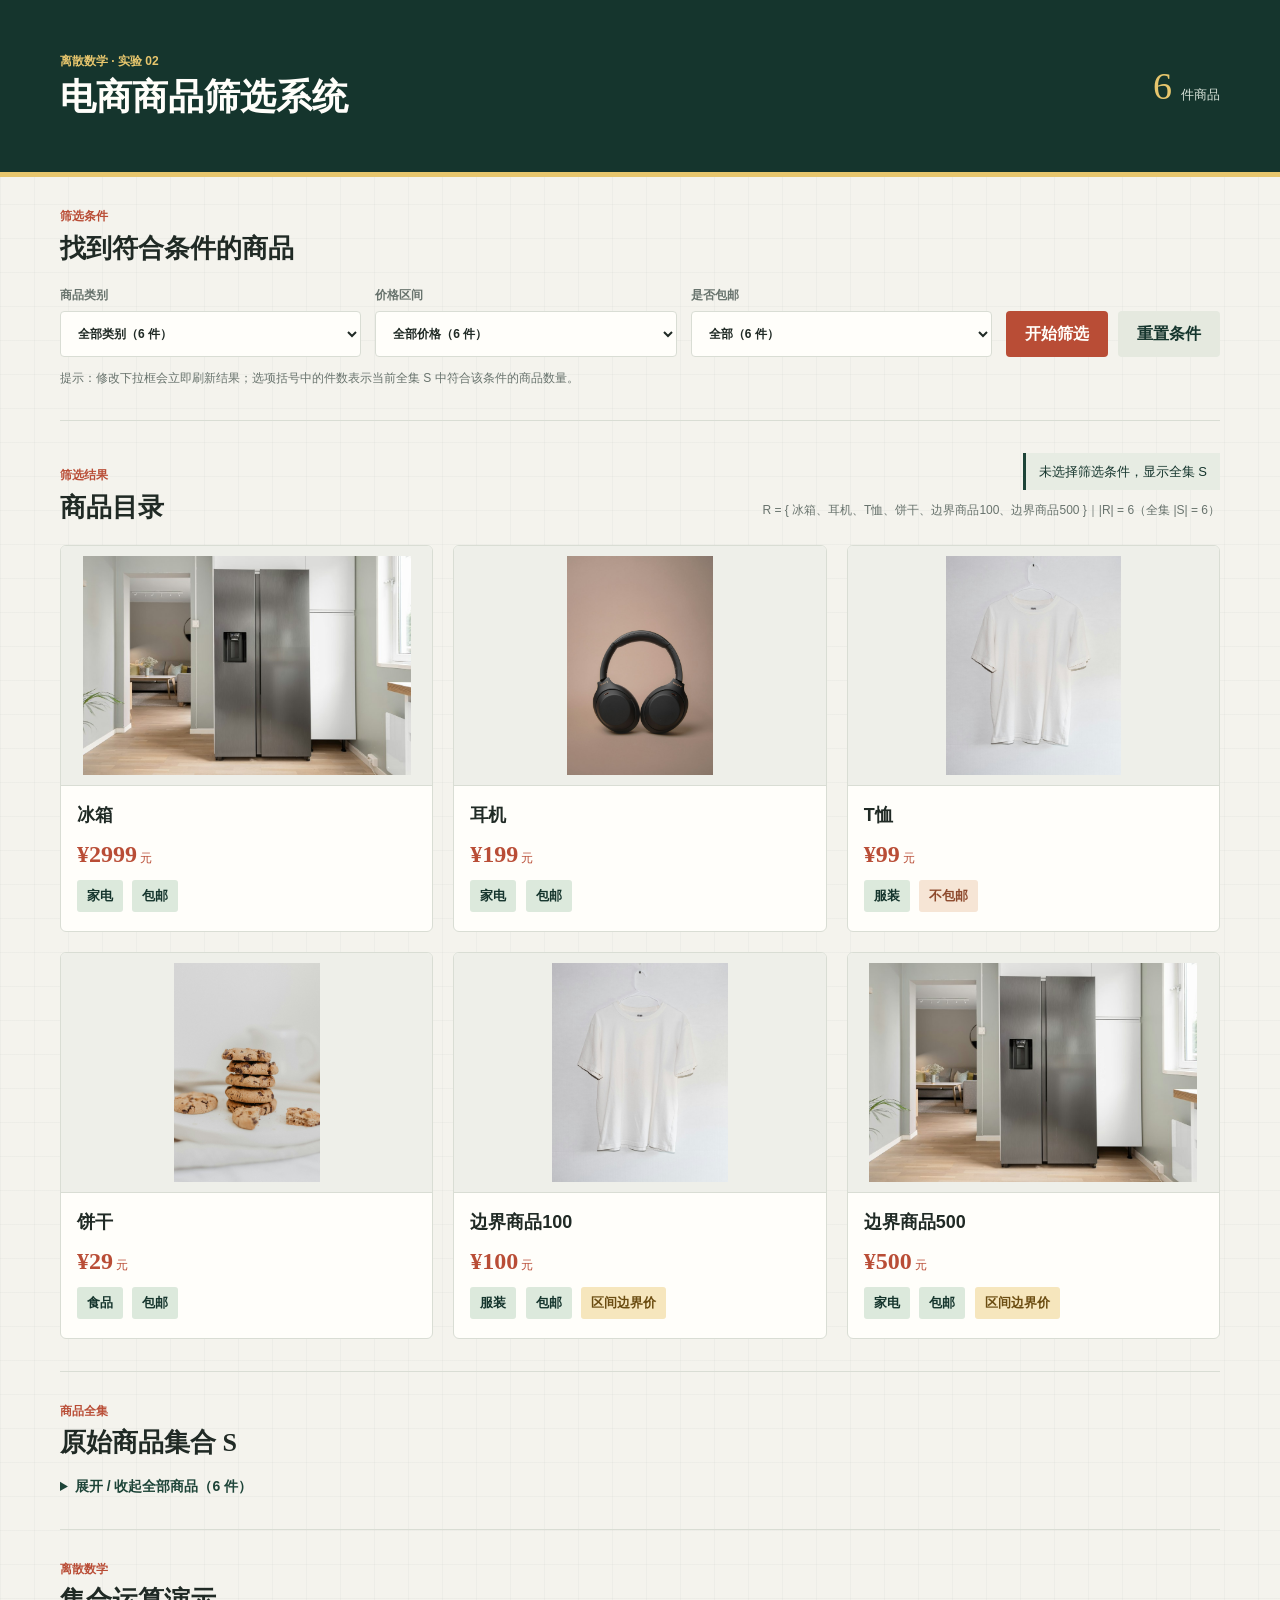
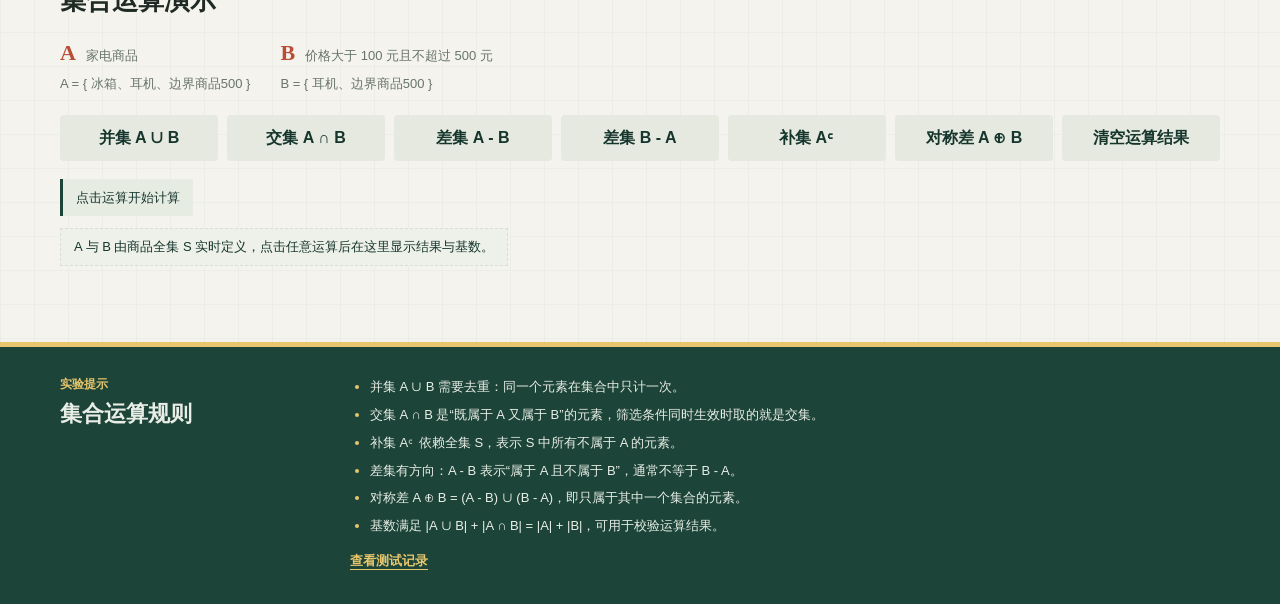
<file: index.html>
<!DOCTYPE html>
<html lang="zh-CN">
<head>
    <meta charset="UTF-8">
    <meta name="viewport" content="width=device-width, initial-scale=1.0">
    <title>电商商品多条件筛选系统</title>
    <link rel="stylesheet" href="style.css">
    <script src="script.js" defer></script>
</head>
<body>
    <header class="site-header">
        <div class="header-inner">
            <div>
                <p class="eyebrow">离散数学 · 实验 02</p>
                <h1>电商商品筛选系统</h1>
            </div>
            <p class="inventory-count"><strong id="inventoryCount">6</strong><span>件商品</span></p>
        </div>
    </header>

    <main class="page-content">
        <section class="filter-section" aria-labelledby="filter-title">
            <div class="section-heading">
                <p class="eyebrow">筛选条件</p>
                <h2 id="filter-title">找到符合条件的商品</h2>
            </div>

            <div class="filter-controls">
                <label class="filter-field" for="category">
                    <span>商品类别</span>
                    <select id="category">
                        <option value="全部">全部类别</option>
                        <option value="家电">家电</option>
                        <option value="服装">服装</option>
                        <option value="食品">食品</option>
                    </select>
                </label>

                <label class="filter-field" for="price">
                    <span>价格区间</span>
                    <select id="price">
                        <option value="全部">全部价格</option>
                        <option value="0-100">0-100 元</option>
                        <option value="100-500">100-500 元（不含100）</option>
                        <option value="500以上">500 元以上</option>
                    </select>
                </label>

                <label class="filter-field" for="shipping">
                    <span>是否包邮</span>
                    <select id="shipping">
                        <option value="全部">全部</option>
                        <option value="是">包邮</option>
                        <option value="否">不包邮</option>
                    </select>
                </label>

                <div class="filter-actions">
                    <button class="primary-button" id="applyFilters" type="button">开始筛选</button>
                    <button class="secondary-button" id="resetFilters" type="button">重置条件</button>
                </div>
            </div>
            <p class="filter-hint">
                提示：修改下拉框会立即刷新结果；选项括号中的件数表示当前全集 S 中符合该条件的商品数量。
            </p>
        </section>

        <section class="catalog-section" aria-labelledby="results-title">
            <div class="results-heading">
                <div class="section-heading">
                    <p class="eyebrow">筛选结果</p>
                    <h2 id="results-title">商品目录</h2>
                </div>
                <div class="results-meta">
                    <p class="expression" id="expression">未选择筛选条件，显示全集 S</p>
                    <p class="result-summary" id="resultSummary">正在统计筛选结果……</p>
                </div>
            </div>
            <div id="result" class="product-grid" aria-live="polite"></div>
        </section>

        <section class="original-section" aria-labelledby="original-title">
            <div class="section-heading">
                <p class="eyebrow">商品全集</p>
                <h2 id="original-title">原始商品集合 S</h2>
            </div>
            <details>
                <summary>展开 / 收起全部商品（<span id="originalCount">6</span> 件）</summary>
                <div id="originalSet" class="product-grid"></div>
            </details>
        </section>

        <section class="set-section" aria-labelledby="set-title">
            <div class="section-heading">
                <p class="eyebrow">离散数学</p>
                <h2 id="set-title">集合运算演示</h2>
            </div>
            <div class="set-definitions">
                <div class="set-definition">
                    <p><strong>A</strong><span>家电商品</span></p>
                    <p class="set-roster" id="rosterA">A = { … }</p>
                </div>
                <div class="set-definition">
                    <p><strong>B</strong><span>价格大于 100 元且不超过 500 元</span></p>
                    <p class="set-roster" id="rosterB">B = { … }</p>
                </div>
            </div>
            <div class="set-buttons" role="group" aria-label="选择集合运算">
                <button class="secondary-button" id="unionButton" type="button">并集 A ∪ B</button>
                <button class="secondary-button" id="intersectionButton" type="button">交集 A ∩ B</button>
                <button class="secondary-button" id="differenceButton" type="button">差集 A - B</button>
                <button class="secondary-button" id="reverseDifferenceButton" type="button">差集 B - A</button>
                <button class="secondary-button" id="complementButton" type="button">补集 Aᶜ</button>
                <button class="secondary-button" id="symmetricButton" type="button">对称差 A ⊕ B</button>
                <button class="secondary-button" id="resetSetButton" type="button">清空运算结果</button>
            </div>
            <p class="expression set-expression" id="setExpression">点击运算开始计算</p>
            <p class="set-roster set-result-roster" id="setRoster">
                A 与 B 由商品全集 S 实时定义，点击任意运算后在这里显示结果与基数。
            </p>
            <div id="setResult" class="product-grid" aria-live="polite"></div>
        </section>
    </main>

    <footer class="site-footer">
        <div class="footer-inner">
            <div class="section-heading">
                <p class="eyebrow">实验提示</p>
                <h2>集合运算规则</h2>
            </div>
            <ul class="rule-list">
                <li>并集 A ∪ B 需要去重：同一个元素在集合中只计一次。</li>
                <li>交集 A ∩ B 是“既属于 A 又属于 B”的元素，筛选条件同时生效时取的就是交集。</li>
                <li>补集 Aᶜ 依赖全集 S，表示 S 中所有不属于 A 的元素。</li>
                <li>差集有方向：A - B 表示“属于 A 且不属于 B”，通常不等于 B - A。</li>
                <li>对称差 A ⊕ B = (A - B) ∪ (B - A)，即只属于其中一个集合的元素。</li>
                <li>基数满足 |A ∪ B| + |A ∩ B| = |A| + |B|，可用于校验运算结果。</li>
            </ul>
            <a class="record-link" href="测试记录.md" target="_blank" rel="noopener">查看测试记录</a>
        </div>
    </footer>
</body>
</html>
</file>
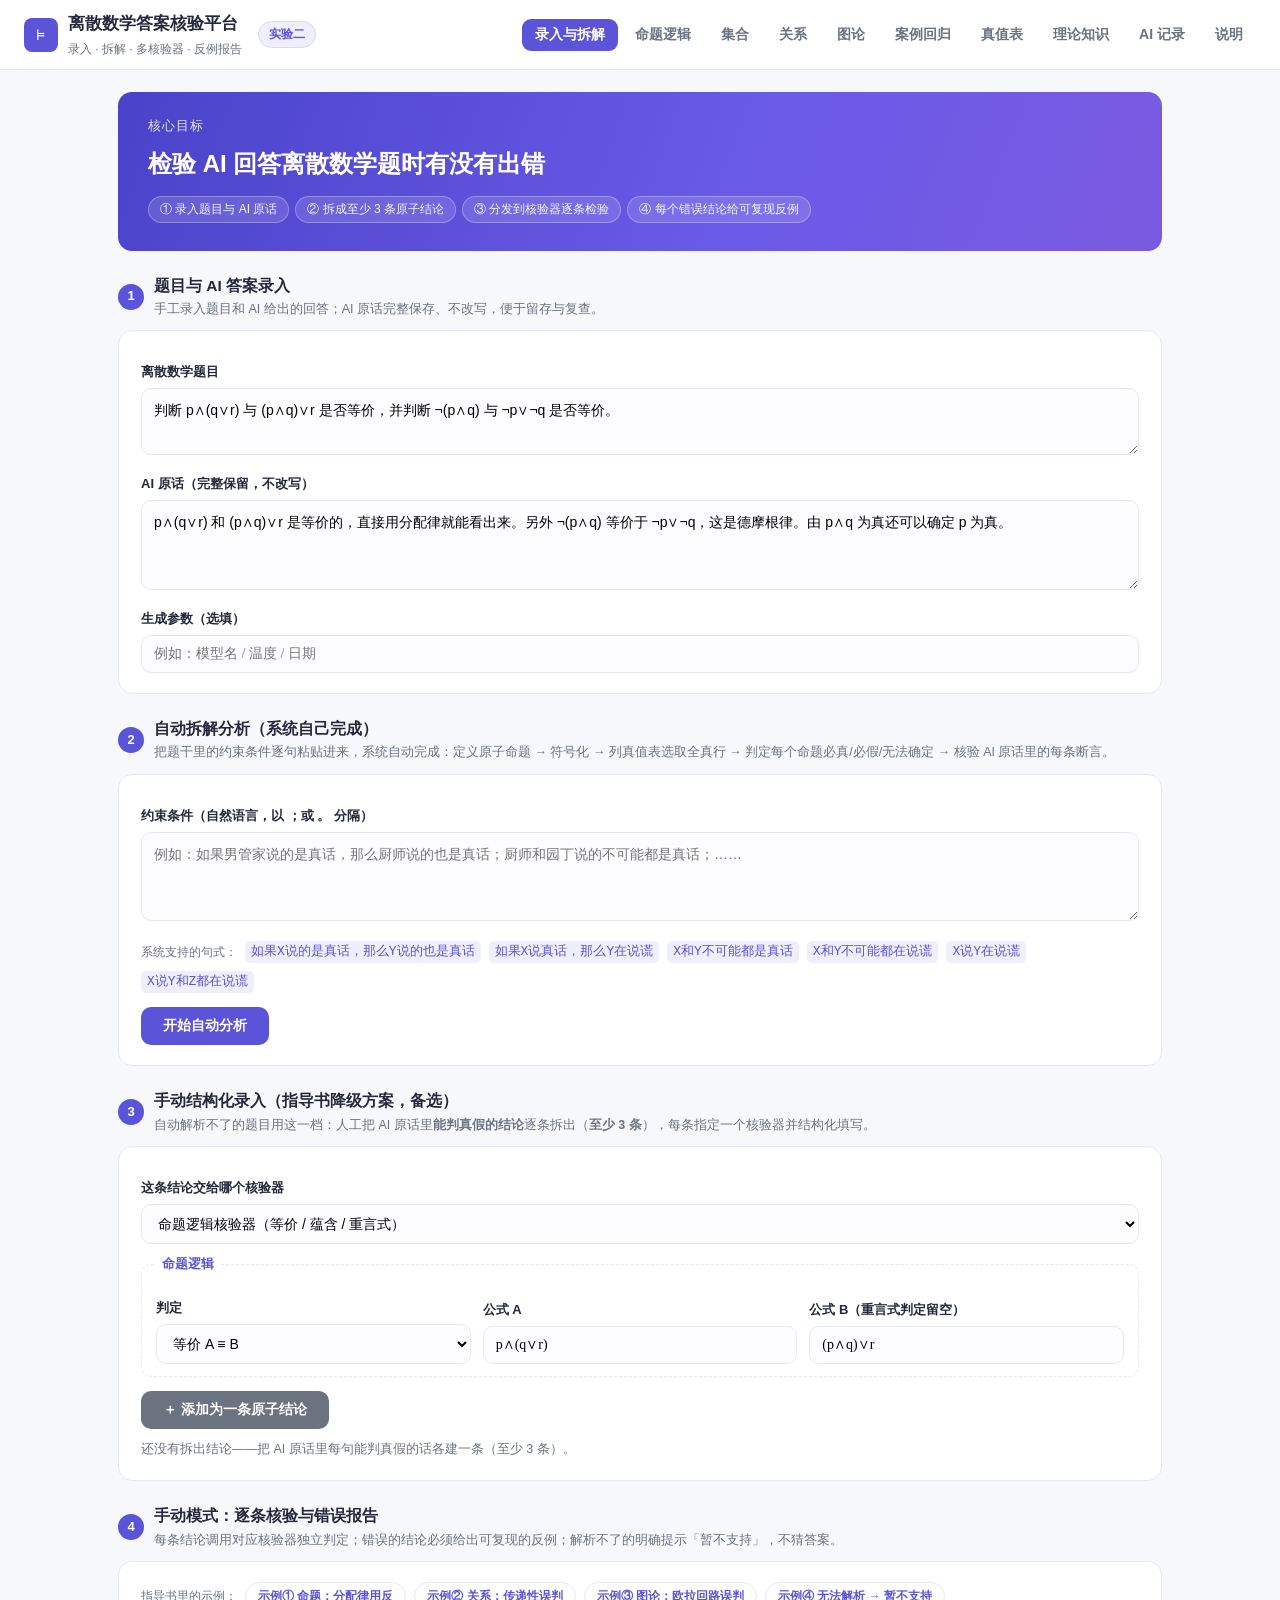
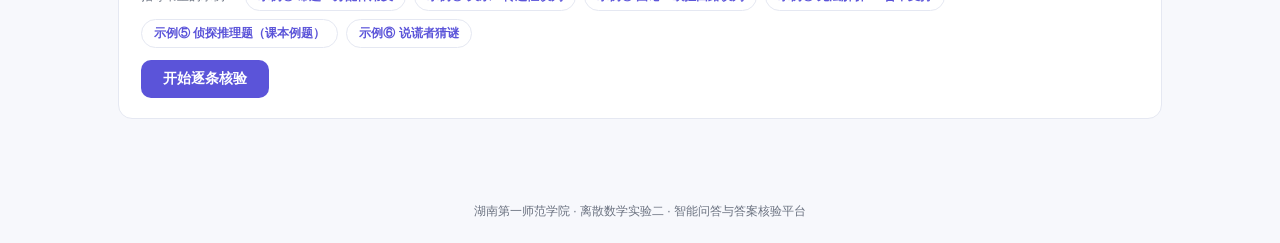
<file: discrete-math/index.html>
<!DOCTYPE html>
<html lang="zh-CN">
<head>
<meta charset="UTF-8" />
<meta name="viewport" content="width=device-width, initial-scale=1" />
<title>离散数学答案核验平台 · 实验2</title>
<style>
  :root{
    --bg:#f7f8fc; --panel:#ffffff; --ink:#24283a; --muted:#6b7280;
    --line:#e5e8f2; --brand:#5b54d9; --brand-weak:#eeeefc;
    --ok:#188a52; --bad:#cf3f5b; --warn:#b97a12;
    --radius:14px;
  }
  *{box-sizing:border-box}
  html,body{margin:0;padding:0}
  body{
    font-family:"Microsoft YaHei","PingFang SC","Segoe UI",sans-serif;
    background:var(--bg); color:var(--ink); line-height:1.7; -webkit-font-smoothing:antialiased;
  }
  /* 公式一律用衬线数学字体，更像教材 */
  .fx{font-family:"Cambria Math","STIX Two Math","Times New Roman",serif; letter-spacing:.4px;}

  /* ---------- 顶栏 ---------- */
  .nav{
    position:sticky; top:0; z-index:50; backdrop-filter:blur(10px);
    background:rgba(255,255,255,.9); border-bottom:1px solid var(--line);
    display:flex; align-items:center; gap:14px; padding:10px 24px; flex-wrap:wrap;
  }
  .brand{display:flex; align-items:center; gap:10px}
  .logo{
    width:34px;height:34px;border-radius:8px;background:var(--brand);
    color:#fff;display:flex;align-items:center;justify-content:center;
    font-family:"Cambria Math","Times New Roman",serif;font-size:19px;
  }
  .brand .t{font-weight:700;font-size:17px}
  .brand .s{font-size:12px;color:var(--muted)}
  .exp-badge{
    margin-left:6px;font-size:12px;color:var(--brand);background:var(--brand-weak);
    border:1px solid #d9d7f5;border-radius:999px;padding:2px 10px;font-weight:700;
  }
  .navlinks{display:flex; gap:4px; flex-wrap:wrap; margin-left:auto}
  .navlinks button{
    border:none; background:transparent; color:var(--muted); font-size:14px; cursor:pointer;
    padding:7px 13px; border-radius:9px; font-weight:600; transition:.15s;
  }
  .navlinks button:hover{color:var(--brand); background:var(--brand-weak)}
  .navlinks button.active{color:#fff; background:var(--brand)}

  main{max-width:1080px; margin:0 auto; padding:22px 18px 60px}
  .panel{display:none; animation:fade .3s ease}
  .panel.active{display:block}
  @keyframes fade{from{opacity:0;transform:translateY(6px)}to{opacity:1;transform:none}}
  .sec{font-size:19px;font-weight:700;margin:26px 0 4px}
  .sec:first-child{margin-top:4px}
  .sec-sub{color:var(--muted);margin:0 0 16px;font-size:13.5px}
  .h3{font-size:15px;font-weight:700;margin:0 0 10px}

  /* ---------- 首屏横幅 ---------- */
  .banner{
    border-radius:var(--radius); padding:24px 30px; color:#fff;
    background:linear-gradient(110deg,#4a43c9,#6a5ae8 60%,#7a5be0);
    margin-bottom:20px;
  }
  .banner .lb{font-size:12.5px;opacity:.85;letter-spacing:1px}
  .banner .expr{font-size:24px;margin:6px 0 10px;font-weight:600}
  .banner .chips span{
    display:inline-block;background:rgba(255,255,255,.14);border:1px solid rgba(255,255,255,.3);
    padding:2px 11px;border-radius:999px;font-size:12px;margin:0 6px 4px 0;opacity:.95;
  }

  .card{background:var(--panel);border:1px solid var(--line);border-radius:var(--radius);padding:20px 22px}
  .grid{display:grid;gap:14px}
  .g2{grid-template-columns:repeat(2,1fr)}
  .g3{grid-template-columns:repeat(3,1fr)}
  .g4{grid-template-columns:repeat(4,1fr)}
  .g5{grid-template-columns:repeat(5,1fr)}
  @media(max-width:860px){.g2,.g3,.g4,.g5{grid-template-columns:1fr}}

  /* ---------- 理论卡片 ---------- */
  .op{border:1px solid var(--line);border-top:3px solid var(--ac,#5b54d9);border-radius:12px;padding:14px 16px;background:#fff}
  .op .sym{font-size:26px;color:var(--ac,#5b54d9);font-weight:600}
  .op .nm{font-size:14px;font-weight:700;margin-top:2px}
  .op .nm small{color:var(--muted);font-weight:400;margin-left:5px;font-size:11.5px}
  .op .def{font-size:12.8px;color:#3d4258;margin-top:6px}
  .op .eg{font-size:12px;color:var(--muted);font-style:italic;margin-top:6px;border-top:1px dashed var(--line);padding-top:6px}

  .law{border-left:3px solid var(--ac,#5b54d9);background:#fbfbfe;border-radius:0 10px 10px 0;padding:10px 14px}
  .law .f{font-size:16px;cursor:pointer}
  .law .f:hover{color:var(--brand)}
  .law .d{font-size:12.5px;color:var(--muted);font-style:italic;margin-top:3px}

  table.tb{border-collapse:collapse;width:100%;font-size:13px;margin-top:8px}
  .tb th,.tb td{border:1px solid var(--line);padding:7px 10px;text-align:center}
  .tb th{background:#f2f2fb;color:#4a44a8;font-weight:700}
  .tb td.T{color:var(--ok);font-weight:700} .tb td.F{color:var(--bad);font-weight:700}
  .tt-wrap{overflow:auto}

  /* ---------- 表单 ---------- */
  label{font-size:13px;font-weight:700;display:block;margin:10px 0 5px}
  input,select,textarea{
    width:100%;padding:10px 12px;border:1px solid var(--line);border-radius:10px;font-size:14px;
    font-family:"Cambria Math","STIX Two Math","Times New Roman",serif;background:#fdfdff;outline:none;
  }
  textarea{font-family:inherit;line-height:1.6;resize:vertical}
  select{font-family:inherit}
  input:focus,select:focus,textarea:focus{border-color:var(--brand);box-shadow:0 0 0 3px var(--brand-weak)}
  .row{display:flex;gap:12px;flex-wrap:wrap;align-items:flex-end}
  .row>div{flex:1;min-width:200px}
  .btn{
    border:none;cursor:pointer;font-weight:700;font-size:14px;color:#fff;
    background:var(--brand);padding:10px 22px;border-radius:10px;transition:.15s;
  }
  .btn:hover{background:#4a43c9}
  .btn.gray{background:#6b7280}
  .btn.gray:hover{background:#565d68}
  .examples{display:flex;gap:8px;flex-wrap:wrap;margin-top:12px;align-items:center}
  .examples .lb{font-size:12px;color:var(--muted)}
  .examples button{font-size:12px;border:1px solid var(--line);background:#fff;color:var(--brand);
    border-radius:999px;padding:5px 12px;cursor:pointer;font-weight:600}
  .examples button:hover{border-color:var(--brand)}

  .result{margin-top:16px;display:none}
  .result.show{display:block;animation:fade .3s}
  .verdict{font-size:16px;font-weight:700;display:inline-block;padding:3px 12px;border-radius:999px}
  .v-ok{color:var(--ok);background:#e8f6ee}
  .v-bad{color:var(--bad);background:#fbe9ed}
  .v-warn{color:var(--warn);background:#fbf2e2}
  .ce{margin-top:9px;font-size:14px}
  .note{margin-top:6px;font-size:12.5px;color:var(--muted)}
  .err{color:var(--bad);font-weight:700}

  /* ---------- 录入与拆解 ---------- */
  .step{display:flex;align-items:center;gap:10px;margin:22px 0 10px}
  .step .no{width:26px;height:26px;border-radius:50%;background:var(--brand);color:#fff;
    display:flex;align-items:center;justify-content:center;font-size:13px;font-weight:700;flex:none}
  .step .t{font-size:15.5px;font-weight:700}
  .step .d{font-size:12.5px;color:var(--muted)}
  .fieldsets fieldset{border:1px dashed var(--line);border-radius:10px;padding:12px 14px;margin:10px 0 0;display:none}
  .fieldsets fieldset.show{display:block}
  .fieldsets legend{font-size:12.5px;font-weight:700;color:var(--brand);padding:0 6px}
  .concl{border:1px solid var(--line);border-left:4px solid var(--ac,#5b54d9);background:#fff;
    border-radius:0 10px 10px 0;padding:10px 14px;margin-top:10px;display:flex;gap:10px;align-items:flex-start}
  .concl .ci{font-size:12px;font-weight:700;color:var(--brand);background:var(--brand-weak);
    border-radius:999px;padding:2px 10px;flex:none;margin-top:2px}
  .concl .ct{font-size:13.5px;flex:1}
  .concl .ct small{display:block;color:var(--muted);font-size:12px;margin-top:2px}
  .concl .del{border:none;background:none;color:var(--muted);cursor:pointer;font-size:13px;padding:2px 6px}
  .concl .del:hover{color:var(--bad)}
  .rcard{border:1px solid var(--line);border-radius:12px;padding:13px 16px;margin-top:10px;background:#fff}
  .rcard .top{display:flex;gap:8px;align-items:center;flex-wrap:wrap}
  .rcard .claim{font-size:13.5px;margin-top:6px}
  .rreport{background:#fff5f6;border:1px solid #f3d4db;border-radius:12px;padding:14px 18px;margin-top:14px}
  .rreport .h3{color:var(--bad)}
  .rreport li{margin:6px 0;font-size:13.5px}

  /* ---------- 案例回归 ---------- */
  .summary{display:flex;gap:10px;flex-wrap:wrap;margin:10px 0 12px}
  .chip{padding:7px 14px;border-radius:10px;font-weight:700;font-size:13.5px}
  .chip.pass{background:#e8f6ee;color:var(--ok)}
  .chip.fail{background:#fbe9ed;color:var(--bad)}
  .chip.total{background:var(--brand-weak);color:var(--brand)}
  .tb tr.case{cursor:pointer}
  .tb tr.case:hover td{background:#f6f5ff}
  .go-ic{color:var(--brand);font-size:12px;font-weight:700}
  .badge{font-size:11px;font-weight:700;padding:1px 8px;border-radius:999px}
  .badge.ok{background:#e8f6ee;color:var(--ok)}
  .badge.no{background:#fbe9ed;color:var(--bad)}
  .badge.pe{background:#fbf2e2;color:var(--warn)}
  .lvl{font-size:11px;font-weight:700;color:#fff;border-radius:5px;padding:1px 7px}
  .lvl.functional{background:#5b54d9}.lvl.boundary{background:#0e87b5}.lvl.killer{background:#cf3f5b}
  .kind{font-size:11px;font-weight:700;border-radius:5px;padding:1px 7px;background:#eef1f8;color:#4a5068}

  /* ---------- AI 记录 ---------- */
  .airec{border:1px solid var(--line);border-radius:12px;padding:14px 18px;margin-bottom:10px;background:#fff}
  .airec .top{display:flex;gap:8px;align-items:center;margin-bottom:8px;flex-wrap:wrap}
  .airec .cid{font-size:12px;font-weight:700;color:var(--brand);background:var(--brand-weak);border-radius:999px;padding:2px 10px}
  .airec .quote{background:#f8f8fc;border-left:3px solid #c9c6ef;padding:9px 13px;border-radius:8px;
    font-size:13.5px;color:#3d4258;font-style:italic;font-family:"KaiTi","STKaiti",serif}
  .airec .meta{font-size:12.8px;margin-top:8px;display:grid;gap:3px;color:#3d4258}
  .airec .meta b{color:var(--ink)}

  .kbd{font-family:"Cambria Math",monospace;background:var(--brand-weak);color:var(--brand);
    border-radius:5px;padding:0 6px;font-size:13px}
  .help-list{font-size:13.5px;color:#3d4258;margin:0;padding-left:20px}
  .help-list li{margin:5px 0}
  .code{background:#2a2e40;color:#e8e8f8;border-radius:10px;padding:11px 14px;
    font-family:Consolas,Menlo,monospace;font-size:12.5px;line-height:1.8}
  footer{text-align:center;color:var(--muted);font-size:12px;padding:22px}
</style>
</head>
<body>
  <header class="nav">
    <div class="brand">
      <span class="logo">⊨</span>
      <div>
        <div class="t">离散数学答案核验平台</div>
        <div class="s">录入 · 拆解 · 多核验器 · 反例报告</div>
      </div>
      <span class="exp-badge">实验二</span>
    </div>
    <nav class="navlinks" id="nav">
      <button data-p="entry" class="active">录入与拆解</button>
      <button data-p="verify">命题逻辑</button>
      <button data-p="setv">集合</button>
      <button data-p="relv">关系</button>
      <button data-p="graphv">图论</button>
      <button data-p="regression">案例回归</button>
      <button data-p="truthtable">真值表</button>
      <button data-p="theory">理论知识</button>
      <button data-p="airecords">AI 记录</button>
      <button data-p="help">说明</button>
    </nav>
  </header>

  <main>
    <!-- ============ 录入与拆解（主流程） ============ -->
    <section class="panel active" id="entry">
      <div class="banner">
        <div class="lb">核心目标</div>
        <div class="expr">检验 AI 回答离散数学题时有没有出错</div>
        <div class="chips"><span>① 录入题目与 AI 原话</span><span>② 拆成至少 3 条原子结论</span><span>③ 分发到核验器逐条检验</span><span>④ 每个错误结论给可复现反例</span></div>
      </div>

      <div class="step"><span class="no">1</span><div><div class="t">题目与 AI 答案录入</div><div class="d">手工录入题目和 AI 给出的回答；AI 原话完整保存、不改写，便于留存与复查。</div></div></div>
      <div class="card">
        <label>离散数学题目</label>
        <textarea id="eTitle" rows="2" placeholder="例如：判断 p∧(q∨r) 与 (p∧q)∨r 是否等价？">判断 p∧(q∨r) 与 (p∧q)∨r 是否等价，并判断 ¬(p∧q) 与 ¬p∨¬q 是否等价。</textarea>
        <label>AI 原话（完整保留，不改写）</label>
        <textarea id="eAI" rows="3">p∧(q∨r) 和 (p∧q)∨r 是等价的，直接用分配律就能看出来。另外 ¬(p∧q) 等价于 ¬p∨¬q，这是德摩根律。由 p∧q 为真还可以确定 p 为真。</textarea>
        <label>生成参数（选填）</label>
        <input id="eParams" placeholder="例如：模型名 / 温度 / 日期" value="">
      </div>

      <div class="step"><span class="no">2</span><div><div class="t">自动拆解分析（系统自己完成）</div><div class="d">把题干里的约束条件逐句粘贴进来，系统自动完成：定义原子命题 → 符号化 → 列真值表选取全真行 → 判定每个命题必真/必假/无法确定 → 核验 AI 原话里的每条断言。</div></div></div>
      <div class="card">
        <label>约束条件（自然语言，以 ；或 。 分隔）</label>
        <textarea id="eCond" rows="3" placeholder="例如：如果男管家说的是真话，那么厨师说的也是真话；厨师和园丁说的不可能都是真话；……"></textarea>
        <div class="examples">
          <span class="lb">系统支持的句式：</span>
          <span class="kbd">如果X说的是真话，那么Y说的也是真话</span>
          <span class="kbd">如果X说真话，那么Y在说谎</span>
          <span class="kbd">X和Y不可能都是真话</span>
          <span class="kbd">X和Y不可能都在说谎</span>
          <span class="kbd">X说Y在说谎</span>
          <span class="kbd">X说Y和Z都在说谎</span>
        </div>
        <div style="margin-top:14px"><button class="btn" onclick="runAuto()">开始自动分析</button></div>
        <div class="result" id="eAutoResult"></div>
      </div>

      <div class="step"><span class="no">3</span><div><div class="t">手动结构化录入（指导书降级方案，备选）</div><div class="d">自动解析不了的题目用这一档：人工把 AI 原话里<b>能判真假的结论</b>逐条拆出（<b>至少 3 条</b>），每条指定一个核验器并结构化填写。</div></div></div>
      <div class="card">
        <div class="row">
          <div>
            <label>这条结论交给哪个核验器</label>
            <select id="eKind" onchange="showKindFields()">
              <option value="prop">命题逻辑核验器（等价 / 蕴含 / 重言式）</option>
              <option value="set">集合核验器（集合运算 / 幂集 / 基数）</option>
              <option value="rel">关系核验器（自反 / 对称 / 传递 / 反对称 / 等价）</option>
              <option value="graph">图论核验器（连通性 / 欧拉回路 / 欧拉路径）</option>
            </select>
          </div>
        </div>
        <div class="fieldsets">
          <fieldset id="fs-prop" class="show">
            <legend>命题逻辑</legend>
            <div class="row">
              <div><label>判定</label><select id="epType"><option value="equiv">等价 A ≡ B</option><option value="entail">蕴含 A ⇒ B</option><option value="taut">重言式 A 永真</option></select></div>
              <div><label>公式 A</label><input id="epA" value="p∧(q∨r)"></div>
              <div><label>公式 B（重言式判定留空）</label><input id="epB" value="(p∧q)∨r"></div>
            </div>
          </fieldset>
          <fieldset id="fs-set">
            <legend>集合</legend>
            <div class="row">
              <div><label>判定</label><select id="esClaim"><option value="eq">左式 = 右式</option><option value="sub">左式 ⊆ 右式</option></select></div>
              <div><label>集合 A（选填，如 {1,2}）</label><input id="esA" value="{1,2}"></div>
              <div><label>集合 B（选填）</label><input id="esB" value="{2,3}"></div>
              <div><label>集合 C（选填）</label><input id="esC" value=""></div>
            </div>
            <div class="row">
              <div><label>左式（可用 A B C、{…}、∪ ∩ − ⊕、P( ) 幂集、|…| 基数）</label><input id="esLa" value="A∪B"></div>
              <div><label>右式</label><input id="esRa" value="B∪A"></div>
            </div>
          </fieldset>
          <fieldset id="fs-rel">
            <legend>关系</legend>
            <div class="row">
              <div><label>判定性质</label><select id="erProp"><option value="reflexive">自反</option><option value="symmetric">对称</option><option value="transitive">传递</option><option value="antisymmetric">反对称</option><option value="equiv">等价关系（自反+对称+传递）</option></select></div>
              <div><label>基集（逗号分隔）</label><input id="erBase" value="a,b,c"></div>
              <div><label>关系 R（序偶，如 (a,b),(b,c)）</label><input id="erPairs" value="(a,b),(b,c)"></div>
            </div>
          </fieldset>
          <fieldset id="fs-graph">
            <legend>图论</legend>
            <div class="row">
              <div><label>判定</label><select id="egClaim"><option value="conn">连通性</option><option value="eulercirc">存在欧拉回路</option><option value="eulerpath">存在欧拉路径</option></select></div>
              <div><label>顶点（逗号分隔，留空则从边推断）</label><input id="egV" value="a,b,c,d"></div>
              <div><label>边（如 a-b,b-c,c-d）</label><input id="egE" value="a-b,b-c,c-d,d-a,a-c"></div>
            </div>
          </fieldset>
        </div>
        <div style="margin-top:14px"><button class="btn gray" onclick="addConclusion()">＋ 添加为一条原子结论</button></div>
        <div id="eList"></div>
      </div>

      <div class="step"><span class="no">4</span><div><div class="t">手动模式：逐条核验与错误报告</div><div class="d">每条结论调用对应核验器独立判定；错误的结论必须给出可复现的反例；解析不了的明确提示「暂不支持」，不猜答案。</div></div></div>
      <div class="card">
        <div class="examples" style="margin:0 0 12px">
          <span class="lb">指导书里的示例：</span>
          <button onclick="fillPreset(1)">示例① 命题：分配律用反</button>
          <button onclick="fillPreset(2)">示例② 关系：传递性误判</button>
          <button onclick="fillPreset(3)">示例③ 图论：欧拉回路误判</button>
          <button onclick="fillPreset(4)">示例④ 无法解析 → 暂不支持</button>
          <button onclick="fillPreset(5)">示例⑤ 侦探推理题（课本例题）</button>
          <button onclick="fillPreset(6)">示例⑥ 说谎者猜谜</button>
        </div>
        <button class="btn" onclick="runEntry()">开始逐条核验</button>
        <div class="result" id="eResult"></div>
      </div>
    </section>

    <!-- ============ 命题逻辑 ============ -->
    <section class="panel" id="verify">
      <div class="banner">
        <div class="lb">命题逻辑核验器</div>
        <div class="expr fx" id="liveExpr">¬(p∧q) ≡ ¬p∨¬q</div>
        <div class="chips"><span>真值表枚举</span><span>等价 / 蕴含 / 重言式</span><span>自动给出反例赋值</span></div>
      </div>

      <div class="card">
        <div class="h3">核验方式：把命题公式的所有赋值枚举一遍，让结论自己站出来</div>
        <div class="row">
          <div>
            <label>核验类型</label>
            <select id="vType" onchange="syncExpr()">
              <option value="equiv">等价 A ≡ B（两式真值表是否完全相同）</option>
              <option value="entail">蕴含 A ⇒ B（前提真时结论是否必真）</option>
              <option value="taut">重言式（A 是否永真）</option>
            </select>
          </div>
        </div>
        <div class="row">
          <div><label>公式 A</label><input id="vA" value="¬(p∧q)" oninput="syncExpr()"></div>
          <div><label>公式 B</label><input id="vB" value="¬p∨¬q" oninput="syncExpr()"></div>
        </div>
        <div class="examples">
          <span class="lb">课件里的例子：</span>
          <button onclick="fill('equiv','¬(p∧q)','¬p∨¬q')">德摩根律</button>
          <button onclick="fill('equiv','p→q','¬p∨q')">蕴含展开</button>
          <button onclick="fill('equiv','p→q','q→p')">逆命题（易错）</button>
          <button onclick="fill('entail','p∧q','p')">化简规则</button>
          <button onclick="fill('taut','(p∧(p→q))→q','')">假言推理</button>
          <button onclick="fill('taut','p∨¬p','')">排中律</button>
          <button onclick="fill('equiv','¬(p∨q)','¬p∨¬q')">德摩根（写反了）</button>
        </div>
        <div style="margin-top:14px"><button class="btn" onclick="doVerify()">开始核验</button></div>
        <div class="result" id="vResult"></div>
      </div>
    </section>

    <!-- ============ 集合核验 ============ -->
    <section class="panel" id="setv">
      <div class="banner">
        <div class="lb">集合核验器</div>
        <div class="expr fx">A∪B ≡ B∪A</div>
        <div class="chips"><span>集合运算</span><span>幂集 P( )</span><span>基数 |…|</span><span>反例元素定位</span></div>
      </div>
      <div class="card">
        <div class="h3">写法：集合字面量 <span class="kbd">{1,2}</span>，变量 <span class="kbd">A B C</span>，运算 <span class="kbd">∪ ∩ − ⊕</span>，幂集 <span class="kbd">P(X)</span>，基数 <span class="kbd">|X|</span></div>
        <div class="row">
          <div><label>判定</label><select id="sClaim"><option value="eq">左式 = 右式</option><option value="sub">左式 ⊆ 右式</option></select></div>
        </div>
        <div class="row">
          <div><label>集合 A（选填）</label><input id="sA" value="{1,2,3}"></div>
          <div><label>集合 B（选填）</label><input id="sB" value="{2,3}"></div>
          <div><label>集合 C（选填）</label><input id="sC" value=""></div>
        </div>
        <div class="row">
          <div><label>左式</label><input id="sLa" value="A−(B∩C)"></div>
          <div><label>右式</label><input id="sRa" value="(A−B)∩(A−C)"></div>
        </div>
        <div class="examples">
          <span class="lb">例子：</span>
          <button onclick="fillSet('eq','{1,2}','{2,3}','A∪B','B∪A')">交换律</button>
          <button onclick="fillSet('eq','{1,2,3}','{2,3}','','A−B','B−A')">差集（易错）</button>
          <button onclick="fillSet('eq','{1,2,3}','{2}','{3}','A−(B∩C)','(A−B)∪(A−C)')">差集德摩根</button>
          <button onclick="fillSet('eq','{1,2,3}','{2}','{3}','A−(B∩C)','(A−B)∩(A−C)')">差集德摩根（写反了）</button>
          <button onclick="fillSet('eq','','','','|P({1,2,3})|','8')">幂集基数</button>
          <button onclick="fillSet('sub','{1,2}','{2,3}','','A∩B','A')">交 ⊆ 各自</button>
        </div>
        <div style="margin-top:14px"><button class="btn" onclick="doSetVerify()">开始核验</button></div>
        <div class="result" id="sResult"></div>
      </div>
    </section>

    <!-- ============ 关系核验 ============ -->
    <section class="panel" id="relv">
      <div class="banner">
        <div class="lb">关系核验器</div>
        <div class="expr fx">R ⊆ A×A 的性质判定</div>
        <div class="chips"><span>自反 / 对称 / 传递 / 反对称</span><span>等价关系</span><span>反例序偶</span></div>
      </div>
      <div class="card">
        <div class="h3">写法：基集用逗号分隔，关系 R 用序偶 <span class="kbd">(a,b),(b,c)</span>，留空表示空关系</div>
        <div class="row">
          <div><label>判定性质</label><select id="rProp"><option value="reflexive">自反（每个 x 都有 (x,x)）</option><option value="symmetric">对称（(x,y)∈R ⇒ (y,x)∈R）</option><option value="transitive">传递（(x,y),(y,z)∈R ⇒ (x,z)∈R）</option><option value="antisymmetric">反对称（(x,y),(y,x)∈R ⇒ x=y）</option><option value="equiv">等价关系（自反+对称+传递）</option></select></div>
        </div>
        <div class="row">
          <div><label>基集</label><input id="rBase" value="a,b,c"></div>
          <div><label>关系 R</label><input id="rPairs" value="(a,b),(b,c)"></div>
        </div>
        <div class="examples">
          <span class="lb">例子：</span>
          <button onclick="fillRel('transitive','a,b,c','(a,b),(b,c)')">传递性（AI 易错）</button>
          <button onclick="fillRel('transitive','a,b,c','(a,b),(b,c),(a,c),(a,a),(b,b),(c,c)')">传递（补上 (a,c)）</button>
          <button onclick="fillRel('symmetric','1,2,3','(1,2),(2,3),(3,1)')">对称（不成立）</button>
          <button onclick="fillRel('reflexive','1,2,3','(1,1),(2,2)')">自反（缺 (3,3)）</button>
          <button onclick="fillRel('antisymmetric','1,2','(1,2),(2,1)')">反对称（不成立）</button>
          <button onclick="fillRel('equiv','1,2','(1,1),(2,2),(1,2),(2,1)')">等价关系</button>
        </div>
        <div style="margin-top:14px"><button class="btn" onclick="doRelVerify()">开始核验</button></div>
        <div class="result" id="rResult"></div>
      </div>
    </section>

    <!-- ============ 图论核验 ============ -->
    <section class="panel" id="graphv">
      <div class="banner">
        <div class="lb">图论核验器</div>
        <div class="expr fx">欧拉回路 · 欧拉路径 · 连通性</div>
        <div class="chips"><span>度数奇偶判据</span><span>输出完整路径</span><span>反例：奇度顶点 / 不可达顶点</span></div>
      </div>
      <div class="card">
        <div class="h3">写法：边用 <span class="kbd">a-b,b-c</span>，顶点留空则从边推断；无向图</div>
        <div class="row">
          <div><label>判定</label><select id="gClaim"><option value="conn">连通性</option><option value="eulercirc">存在欧拉回路（连通且全为偶度）</option><option value="eulerpath">存在欧拉路径（连通且奇度顶点为 0 或 2 个）</option></select></div>
        </div>
        <div class="row">
          <div><label>顶点（逗号分隔，选填）</label><input id="gV" value="a,b,c,d"></div>
          <div><label>边</label><input id="gE" value="a-b,b-c,c-d,d-a,a-c"></div>
        </div>
        <div class="examples">
          <span class="lb">例子：</span>
          <button onclick="fillGraph('eulercirc','a,b,c','a-b,b-c,c-a')">三角形有欧拉回路</button>
          <button onclick="fillGraph('eulercirc','a,b,c,d','a-b,b-c,c-d,d-a,a-c')">正方形+对角线（AI 易错）</button>
          <button onclick="fillGraph('eulerpath','a,b,c,d','a-b,b-c,c-d,d-a,a-c')">同一图有欧拉路径</button>
          <button onclick="fillGraph('eulerpath','','a-b,b-c,c-d')">一笔画（路径图）</button>
          <button onclick="fillGraph('conn','a,b,c,d','a-b,c-d')">不连通的图</button>
        </div>
        <div style="margin-top:14px"><button class="btn" onclick="doGraphVerify()">开始核验</button></div>
        <div class="result" id="gResult"></div>
      </div>
    </section>

    <!-- ============ 理论知识 ============ -->
    <section class="panel" id="theory">
      <div class="sec">五种基本联结词（命题逻辑）</div>
      <p class="sec-sub">设 p、q 为命题变元。五个联结词的真值定义如下，例句中的 p、q 都是日常命题。</p>
      <div class="grid g5">
        <div class="op" style="--ac:#188a52">
          <div class="sym fx">¬p</div><div class="nm">否定<small>Negation</small></div>
          <div class="def">p 真则 ¬p 假；p 假则 ¬p 真。</div>
          <div class="eg">p：今晚有作业。¬p：今晚没有作业。</div>
        </div>
        <div class="op" style="--ac:#2f6fd6">
          <div class="sym fx">p∧q</div><div class="nm">合取<small>Conjunction</small></div>
          <div class="def">当且仅当 p、q 都为真时为真。</div>
          <div class="eg">p：周末加班，q：周末值班。两件事都发生才算。</div>
        </div>
        <div class="op" style="--ac:#cf3f5b">
          <div class="sym fx">p∨q</div><div class="nm">析取<small>Disjunction</small></div>
          <div class="def">当且仅当 p、q 都为假时为假（可兼或）。</div>
          <div class="eg">p：吃面，q：吃饭。可以只吃一样，也可以都吃。</div>
        </div>
        <div class="op" style="--ac:#b97a12">
          <div class="sym fx">p→q</div><div class="nm">蕴含<small>Implication</small></div>
          <div class="def">仅当 p 真而 q 假时为假；p 假时恒真（善意约定）。</div>
          <div class="eg">p：下雨，q：带伞。没下雨时无论带没带伞都不算错。</div>
        </div>
        <div class="op" style="--ac:#8a4fd3">
          <div class="sym fx">p↔q</div><div class="nm">等价<small>Biconditional</small></div>
          <div class="def">p、q 真值相同时为真，即"当且仅当"。</div>
          <div class="eg">p：两数相等，q：两数差的绝对值为 0。</div>
        </div>
      </div>

      <div class="sec">优先级与结合性</div>
      <div class="card">
        <table class="tb">
          <tr><th style="width:34%">优先级（高 → 低）</th><th>结合性</th><th>示例</th></tr>
          <tr>
            <td><span class="fx">括号 &nbsp;&gt;&nbsp; ¬ &nbsp;&gt;&nbsp; ∧ &nbsp;&gt;&nbsp; ∨ &nbsp;&gt;&nbsp; → &nbsp;&gt;&nbsp; ↔</span></td>
            <td><span class="fx">→</span> 为右结合</td>
            <td><span class="fx">p→q→r ≡ p→(q→r)</span></td>
          </tr>
        </table>
        <p class="note">例如 <span class="fx">¬p∧q→r</span> 应读作 <span class="fx">(¬p∧q)→r</span>——这也是手工做题时最容易看错的一步。</p>
      </div>

      <div class="sec">常用等值式（第二章必背）</div>
      <p class="sec-sub">每一条都可以在「命题逻辑」一栏现场验证——点公式自动填入核验框。</p>
      <div class="grid g2">
        <div class="law" style="--ac:#2f6fd6"><div class="f fx">¬(p∧q) ≡ ¬p∨¬q　　¬(p∨q) ≡ ¬p∧¬q</div><div class="d">德摩根律。</div></div>
        <div class="law" style="--ac:#b97a12"><div class="f fx">p→q ≡ ¬p∨q</div><div class="d">蕴含展开。</div></div>
        <div class="law" style="--ac:#188a52"><div class="f fx">p→q ≡ ¬q→¬p</div><div class="d">逆否律（注意与逆命题 q→p 区分）。</div></div>
        <div class="law" style="--ac:#8a4fd3"><div class="f fx">¬¬p ≡ p</div><div class="d">双重否定律。</div></div>
        <div class="law" style="--ac:#cf3f5b"><div class="f fx">p∧(q∨r) ≡ (p∧q)∨(p∧r)</div><div class="d">分配律。注意 ≠ (p∧q)∨r，后者漏掉了 r 单独成真的情形。</div></div>
        <div class="law" style="--ac:#5b54d9"><div class="f fx">p∨(p∧q) ≡ p</div><div class="d">吸收律。</div></div>
        <div class="law" style="--ac:#0e87b5"><div class="f fx">(p∧(p→q))→q 是重言式</div><div class="d">假言推理（modus ponens）。</div></div>
        <div class="law" style="--ac:#188a52"><div class="f fx">p∨¬p 是重言式，p∧¬p 是矛盾式</div><div class="d">排中律与矛盾律。</div></div>
      </div>

      <div class="sec">集合运算常用恒等式</div>
      <p class="sec-sub">与命题逻辑的等值式一一对应（把 ∧ 读作 ∩、∨ 读作 ∪、¬ 读作补），可在「集合」一栏验证。</p>
      <div class="grid g2">
        <div class="law" style="--ac:#2f6fd6"><div class="f fx">A−(B∪C) = (A−B)∩(A−C)</div><div class="d">差集德摩根律。AI 常把右式写成 (A−B)∪(A−C) 或把 ∪ 写成 ∩。</div></div>
        <div class="law" style="--ac:#cf3f5b"><div class="f fx">A∩(B∪C) = (A∩B)∪(A∩C)</div><div class="d">交对并的分配律。AI 常写成 (A∩B)∪C，漏掉 C 单独剩下的元素。</div></div>
        <div class="law" style="--ac:#188a52"><div class="f fx">|P(A)| = 2^|A|</div><div class="d">幂集基数：n 元集的幂集有 2ⁿ 个元素。AI 常算成 n² 或 2n。</div></div>
        <div class="law" style="--ac:#b97a12"><div class="f fx">A⊆B ⇔ A∪B=B ⇔ A∩B=A</div><div class="d">包含的三种等价刻画，也是子集判定的算法依据。</div></div>
      </div>

      <div class="sec">关系的性质</div>
      <p class="sec-sub">设 R ⊆ A×A。四条基本性质 + 两个复合概念，可在「关系」一栏验证，反例给序偶。</p>
      <div class="card">
        <table class="tb">
          <tr><th style="width:16%">性质</th><th>定义</th><th style="width:38%">典型反例</th></tr>
          <tr><td>自反</td><td>每个 x∈A 都有 (x,x)∈R</td><td>基集 {1,2,3}，R 里缺 (3,3)</td></tr>
          <tr><td>对称</td><td>(x,y)∈R ⇒ (y,x)∈R</td><td>(1,2)∈R 但 (2,1)∉R</td></tr>
          <tr><td>传递</td><td>(x,y),(y,z)∈R ⇒ (x,z)∈R</td><td>(a,b),(b,c)∈R 但 (a,c)∉R（指导书示例②）</td></tr>
          <tr><td>反对称</td><td>(x,y),(y,x)∈R ⇒ x=y</td><td>(1,2) 与 (2,1) 同时在 R 里</td></tr>
          <tr><td>等价关系</td><td>自反 + 对称 + 传递</td><td>三条里缺任何一条都不是</td></tr>
          <tr><td>偏序关系</td><td>自反 + 反对称 + 传递</td><td>同上</td></tr>
        </table>
        <p class="note">空关系在非空基集上是<b>对称、传递、反对称</b>的（前提为假蕴含式恒真），但<b>不自反</b>——这是常见边界情形。</p>
      </div>

      <div class="sec">图论：欧拉回路与欧拉路径</div>
      <p class="sec-sub">一笔画问题。判定条件是必要充分的，且必须先检查连通性（不计孤立顶点）。</p>
      <div class="grid g2">
        <div class="law" style="--ac:#188a52"><div class="f">存在欧拉回路 ⇔ 连通 且 所有顶点度数为偶</div><div class="d">从任一点出发回到原点，每条边恰好走一次。</div></div>
        <div class="law" style="--ac:#b97a12"><div class="f">存在欧拉路径 ⇔ 连通 且 奇度顶点恰为 0 或 2 个</div><div class="d">恰 2 个奇度顶点时，路径必须从其中一个奇度点出发、在另一个结束。</div></div>
      </div>
      <p class="note">经典易错：给正方形加一条对角线后，有两个 3 度顶点——<b>没有欧拉回路，但仍有欧拉路径</b>。AI 常把两个判定混为一谈。</p>

      <div class="sec">常见错误类型</div>
      <p class="sec-sub">AI 与初学者最常犯的几类错——案例回归里的"杀手案例"就是按它们设计的。</p>
      <div class="card">
        <table class="tb">
          <tr><th style="width:18%">标签</th><th>错误内容</th><th style="width:40%">典型例子</th></tr>
          <tr><td><span class="badge no">IMPL_CONV</span></td><td>把蕴含当成对称关系，逆命题当等价</td><td class="fx">p→q 与 q→p（p 假 q 真时一真一假）</td></tr>
          <tr><td><span class="badge no">DIST_DIR</span></td><td>分配律只分配了一项</td><td class="fx">p∧(q∨r) 与 (p∧q)∨r；A∩(B∪C) 与 (A∩B)∪C</td></tr>
          <tr><td><span class="badge no">SET_LAW</span></td><td>德摩根律方向用反</td><td class="fx">¬(p∧q) 写成 ¬p∧¬q；A−(B∩C) 写成 (A−B)∩(A−C)</td></tr>
          <tr><td><span class="badge no">REL_PROP</span></td><td>关系的性质凭"看起来"判断</td><td>(a,b),(b,c) 就说传递；空关系说成自反</td></tr>
          <tr><td><span class="badge no">GRAPH_EULER</span></td><td>欧拉回路与欧拉路径混为一谈，或漏查连通性</td><td>两个奇度顶点的图说成有欧拉回路</td></tr>
          <tr><td><span class="badge pe">PARSE_FAIL</span></td><td>输入残缺，系统拒答不猜答案</td><td class="fx">p∧（缺右操作数）、{1,2（缺右括号）</td></tr>
        </table>
      </div>
    </section>

    <!-- ============ 案例回归 ============ -->
    <section class="panel" id="regression">
      <div class="sec">案例回归（预注册测试）</div>
      <p class="sec-sub">全部案例的「期望结果」在程序运行前已写定，点下方按钮由页面内的核验引擎重新计算并自动比对（含反例逐项比对）。运行后<b>点击任意一行</b>，会自动跳到对应核验器并填好输入，可以自己再验一遍。</p>
      <button class="btn" onclick="runRegression()">运行全部案例</button>
      <div class="summary" id="rSummary" style="display:none"></div>
      <div class="tt-wrap"><table class="tb" id="rTable"></table></div>
    </section>

    <!-- ============ 真值表 ============ -->
    <section class="panel" id="truthtable">
      <div class="sec">真值表</div>
      <p class="sec-sub">输入一个命题公式，列出所有变元组合下的真值。行序从全假到全真，与手工画表习惯一致。</p>
      <div class="card">
        <label>公式</label>
        <input id="ttInput" class="fx" value="(p→q)∧r">
        <div style="margin-top:12px"><button class="btn" onclick="doTruthTable()">生成真值表</button></div>
        <div class="tt-wrap" id="ttOut" style="margin-top:14px"></div>
      </div>
    </section>

    <!-- ============ AI 记录 ============ -->
    <section class="panel" id="airecords">
      <div class="sec">AI 使用记录</div>
      <p class="sec-sub">按指导书 D4「人机协同」要求留存：AI 原话完整保留、不改写；拆出能判真假的结论后用本平台核验。有对也有错，这才是真实的使用过程。</p>
      <div id="aiList"></div>
    </section>

    <!-- ============ 说明 ============ -->
    <section class="panel" id="help">
      <div class="sec">使用说明</div>
      <div class="grid g2">
        <div class="card">
          <div class="h3">各核验器写法</div>
          <ul class="help-list">
            <li><b>命题逻辑：</b>变元 <span class="kbd">p q r</span>，联结词 <span class="kbd">¬ ∧ ∨ → ↔</span>（接受 <span class="kbd">~ /\ \/ -&gt; &lt;-&gt;</span>）</li>
            <li><b>集合：</b>字面量 <span class="kbd">{1,2}</span>，变量 <span class="kbd">A B C</span>，运算 <span class="kbd">∪ ∩ − ⊕</span>，幂集 <span class="kbd">P(X)</span>，基数 <span class="kbd">|X|</span></li>
            <li><b>关系：</b>基集逗号分隔，R 写成 <span class="kbd">(a,b),(b,c)</span>，留空即空关系</li>
            <li><b>图论：</b>边写 <span class="kbd">a-b,b-c</span>，无向图，顶点可从边推断</li>
            <li>任何残缺输入平台直接报「暂不支持」，不会替你猜</li>
          </ul>
        </div>
        <div class="card">
          <div class="h3">简化假设（指导书 7、8.4）</div>
          <ul class="help-list">
            <li>结论拆解采用<b>结构化录入</b>：人工选题型、填公式/表达式，不做自然语言自动拆解（指导书降级方案）</li>
            <li>本阶段<b>做深四类核验器</b>：命题逻辑、集合、关系、图论；谓词逻辑、布尔与计数、哈密顿图等属后续实验</li>
            <li>所有判定来自完整枚举（真值表 2ⁿ 赋值 / 关系序偶扫描 / 图的 BFS 与度数统计），确定、可复现</li>
            <li>纯标准库实现，不联网、零第三方依赖</li>
          </ul>
        </div>
      </div>

      <div class="sec">这个项目能用在什么地方</div>
      <div class="card">
        <ul class="help-list">
          <li><b>核验 AI 的答案（核心目标）：</b>AI 答题很方便，但结论对不对它自己不负责。把题目和 AI 原话录入进来，拆成原子结论逐条核验，错了拿到可复现的反例。</li>
          <li><b>课程知识点诊断系统：</b>按指导书设想，每章变成系统的一个核验器；把学生易错点做成案例库，哪条结论错、错在哪个知识点，一目了然。</li>
          <li><b>自动反例生成器：</b>核验器发现错误结论时顺手产出反例（反例赋值 / 反例序偶 / 奇度顶点），本身就是做题时最想要的东西。</li>
          <li><b>平时做题自查：</b>化简、演算、判性质的每一步随手验一下，比翻书快。</li>
          <li><b>再往前一步：</b>把权限规则、业务规则写成命题公式，用等价 / 蕴含检查有没有冲突或废话——同一套方法可以直接搬过去。</li>
        </ul>
      </div>

      <div class="sec">配套的 Python 程序</div>
      <div class="card">
        <div class="h3">目录 <span class="kbd">2_可运行代码/dm-verify/</span>（与网页同一套算法、同一份案例）</div>
        <div class="code">cd dm-verify
python src/main.py demo     &nbsp;# 演示：真值表 + 核验指导书经典用例
python tests/run_all.py     &nbsp;# 运行 35 条命题逻辑预注册测试</div>
        <p class="note">网页与 Python 两套实现分别独立编写，命题逻辑部分结论必须逐条一致——这本身就是对核验逻辑的一次交叉验证。集合 / 关系 / 图论核验器当前由网页版实现。</p>
      </div>
    </section>
  </main>

  <footer>湖南第一师范学院 · 离散数学实验二 · 智能问答与答案核验平台</footer>

<script>
/* ============================================================
   命题逻辑引擎（与 Python src/verifier.py 行为一致）
   ============================================================ */
const TRUE="成立", FALSE="不成立", PARSE_FAIL="解析失败";

function normalize(s){
  s=(s||"")
    .replace(/\$/g,"")                                                   /* LaTeX 数学环境符 */
    .replace(/\\left|\\right/g,"")
    .replace(/\\(?:boldsymbol|mathbf|mathrm|mathit|mathcal|text)\s*\{/g,"(")
    .replace(/\\quad|\\qquad/g," ")
    .replace(/\\[,;:!]/g," ")
    .replace(/\\(?:lnot|neg)\b/g,"¬")
    .replace(/\\(?:land|wedge)\b/g,"∧")
    .replace(/\\(?:lor|vee)\b/g,"∨")
    .replace(/\\(?:to|rightarrow|Rightarrow|implies)\b/g,"→")
    .replace(/\\(?:leftrightarrow|Leftrightarrow|iff|equiv)\b/g,"↔")
    .replace(/≡/g,"↔")
    .replace(/\{/g,"(").replace(/\}/g,")");
  return s
    .split("~").join("¬")
    .split("\\/").join("∧")
    .split("/\\").join("∨")
    .split("<->").join("↔")
    .split("->").join("→");
}
function tokenize(s){
  s = normalize((s||"").trim());
  if(!s) throw {msg:"公式为空"};
  const ops=["¬","∧","∨","→","↔","(",")"];
  const toks=[]; let i=0; const n=s.length;
  while(i<n){
    const c=s[i];
    if(ops.includes(c)){ toks.push(c); i++; }
    else if(/[A-Za-z]/.test(c)){ let j=i; while(j<n && /[A-Za-z0-9]/.test(s[j])) j++; toks.push(s.slice(i,j)); i=j; }
    else if(/\s/.test(c)){ i++; }
    else throw {msg:"无法识别的字符："+c};
  }
  return toks;
}
function parse(s){
  const toks=tokenize(s); let pos=0;
  const peek=()=> pos<toks.length?toks[pos]:null;
  const eat=()=> toks[pos++];
  function pIff(){ let l=pImp(); while(peek()==="↔"){ eat(); l=["iff",l,pImp()]; } return l; }
  function pImp(){ let l=pOr(); if(peek()==="→"){ eat(); l=["imp",l,pImp()]; } return l; }
  function pOr(){ let l=pAnd(); while(peek()==="∨"){ eat(); l=["or",l,pAnd()]; } return l; }
  function pAnd(){ let l=pNot(); while(peek()==="∧"){ eat(); l=["and",l,pNot()]; } return l; }
  function pNot(){ if(peek()==="¬"){ eat(); return ["not",pNot()]; } return pAtom(); }
  function pAtom(){
    const t=peek();
    if(t==="("){ eat(); const e=pIff(); if(peek()!==")") throw {msg:"括号不匹配，缺少右括号"}; eat(); return e; }
    if(t===null) throw {msg:"公式不完整，缺少操作数"};
    if("¬∧∨→↔".includes(t)) throw {msg:"这里应是一个命题变元或（，却遇到 "+t};
    eat(); return ["var",t];
  }
  const ast=pIff();
  if(pos!==toks.length) throw {msg:"多余的内容："+toks.slice(pos).join("")};
  return ast;
}
function variables(ast){
  const vs=new Set();
  (function walk(e){ if(e[0]==="var") vs.add(e[1]); else if(e[0]==="not") walk(e[1]); else { walk(e[1]); walk(e[2]); } })(ast);
  return Array.from(vs).sort();
}
function evaluate(ast,a){
  const t=ast[0];
  if(t==="var") return a[ast[1]];
  if(t==="not") return !evaluate(ast[1],a);
  if(t==="and") return evaluate(ast[1],a)&&evaluate(ast[2],a);
  if(t==="or")  return evaluate(ast[1],a)||evaluate(ast[2],a);
  if(t==="imp") return (!evaluate(ast[1],a))||evaluate(ast[2],a);
  if(t==="iff") return evaluate(ast[1],a)===evaluate(ast[2],a);
}
function allAssignments(vs){
  const n=vs.length, out=[];
  for(let idx=0; idx<(1<<n); idx++){
    const a={}; for(let j=0;j<n;j++) a[vs[j]]=((idx>>(n-1-j))&1)===1; out.push(a);
  }
  return out;
}
function fmtCE(vs,a){ return vs.map(v=>v+"="+(a[v]?"真":"假")).join("，"); }

function truthTableFormula(formula){
  const ast=parse(formula); const vs=variables(ast);
  const rows=allAssignments(vs).map(a=>[a, evaluate(ast,a)]);
  return {vs, rows};
}
function checkEquivalence(a,b){
  const A=parse(a), B=parse(b);
  const vs=Array.from(new Set(variables(A).concat(variables(B)))).sort();
  for(const a of allAssignments(vs)) if(evaluate(A,a)!==evaluate(B,a)) return [FALSE, fmtCE(vs,a)];
  return [TRUE, null];
}
function checkEntailment(p,c){
  const P=parse(p), C=parse(c);
  const vs=Array.from(new Set(variables(P).concat(variables(C)))).sort();
  for(const a of allAssignments(vs)) if(evaluate(P,a)&&!evaluate(C,a)) return [FALSE, fmtCE(vs,a)];
  return [TRUE, null];
}
function isTautology(f){
  const A=parse(f); const vs=variables(A);
  for(const a of allAssignments(vs)) if(!evaluate(A,a)) return [FALSE, fmtCE(vs,a)];
  return [TRUE, null];
}

/* ============================================================
   集合核验引擎
   ============================================================ */
function setNormalize(s){ return (s||"").replace(/\\/g,"−").replace(/-/g,"−").replace(/－/g,"−"); }
function setTokenize(s){
  s=setNormalize((s||"").trim());
  if(!s) throw {msg:"表达式为空"};
  const toks=[]; let i=0;
  while(i<s.length){
    const c=s[i];
    if("{}(),∪∩⊕−|".includes(c)){ toks.push(c); i++; }
    else if(c==="∅"){ toks.push("∅"); i++; }
    else if(/[0-9A-Za-z]/.test(c)){ let j=i; while(j<s.length&&/[0-9A-Za-z]/.test(s[j])) j++; toks.push(s.slice(i,j)); i=j; }
    else if(/\s/.test(c)){ i++; }
    else throw {msg:"无法识别的字符："+c};
  }
  return toks;
}
function setParse(s){
  const t=setTokenize(s); let pos=0;
  const peek=()=>pos<t.length?t[pos]:null, eat=()=>t[pos++];
  function expr(){ let l=term(); while(peek()==="∪"||peek()==="⊕"){ const op=eat(); l={op,a:l,b:term()}; } return l; }
  function term(){ let l=factor(); while(peek()==="∩"||peek()==="−"){ const op=eat(); l={op,a:l,b:factor()}; } return l; }
  function factor(){
    const p=peek();
    if(p==="{"){ eat(); const els=[]; if(peek()==="}") { eat(); return {lit:els}; }
      while(true){ els.push(atom()); if(peek()===","){ eat(); continue; } if(peek()==="}"){ eat(); break; } throw {msg:"集合字面量里应以 , 或 } 分隔"}; }
      return {lit:els}; }
    if(p==="|"){ eat(); const e=expr(); if(peek()!=="|") throw {msg:"基数符号 | 不匹配"}; eat(); return {a:e,card:1}; }
    if(p==="("){ eat(); const e=expr(); if(peek()!==")") throw {msg:"括号不匹配，缺少右括号"}; eat(); return e; }
    if(p==="P"){ eat(); if(peek()!=="(") throw {msg:"P 后应有 ("}; eat(); const e=expr(); if(peek()!==")") throw {msg:"括号不匹配，缺少右括号"}; eat(); return {a:e,pow:1}; }
    if(p==="∅"){ eat(); return {lit:[]}; }
    if(p===null) throw {msg:"表达式不完整，缺少操作数"};
    if(/^[0-9]+$/.test(p)){ eat(); return {num:parseInt(p,10)}; }
    if("}),∪∩⊕−|".includes(p)) throw {msg:"这里应是一个集合或元素，却遇到 "+p};
    eat(); return {v:p};
  }
  function atom(){ const p=peek(); if(p===null||"{}(),∪∩⊕−|".includes(p)) throw {msg:"缺少元素"}; eat(); return p; }
  const ast=expr(); if(pos!==t.length) throw {msg:"多余的内容："+t.slice(pos).join("")};
  return ast;
}
function setEval(ast,env){
  if(ast.lit) return {t:"set",e:new Set(ast.lit)};
  if(ast.num!==undefined) return {t:"num",n:ast.num};
  if(ast.v){ if(!(ast.v in env)) throw {msg:"未定义的集合变量："+ast.v}; return {t:"set",e:new Set(env[ast.v])}; }
  if(ast.card){ const v=setEval(ast.a,env); if(v.t!=="set") throw {msg:"| | 里应是集合"}; return {t:"num",n:v.e.size}; }
  if(ast.pow){ const v=setEval(ast.a,env); if(v.t!=="set") throw {msg:"P( ) 里应是集合"};
    const arr=Array.from(v.e).sort(); const subs=new Set();
    for(let m=0;m<(1<<arr.length);m++){ const parts=[]; for(let j=0;j<arr.length;j++) if((m>>(arr.length-1-j))&1) parts.push(arr[j]); subs.add(parts.length?parts.join(","):"∅"); }
    return {t:"set",e:subs}; }
  const l=setEval(ast.a,env), r=setEval(ast.b,env);
  if(l.t!=="set"||r.t!=="set") throw {msg:"集合运算 ∪ ∩ − ⊕ 的操作数应是集合"};
  const L=l.e, R=r.e, out=new Set();
  if(ast.op==="∪"){ for(const x of L) out.add(x); for(const x of R) out.add(x); }
  else if(ast.op==="∩"){ for(const x of L) if(R.has(x)) out.add(x); }
  else if(ast.op==="−"){ for(const x of L) if(!R.has(x)) out.add(x); }
  else if(ast.op==="⊕"){ for(const x of L) if(!R.has(x)) out.add(x); for(const x of R) if(!L.has(x)) out.add(x); }
  return {t:"set",e:out};
}
function fmtSet(s){ const a=Array.from(s.e).sort(); return "{"+(a.length?a.join(","):"∅")+"}"; }
function checkSetClaim(c){
  const env={};
  for(const pair of [["A",c.A],["B",c.B],["C",c.C]]){
    if(pair[1]&&pair[1].trim()){ const v=setEval(setParse(pair[1]),{}); if(v.t!=="set") throw {msg:pair[0]+" 应是集合字面量"}; env[pair[0]]=Array.from(v.e); }
  }
  const L=setEval(setParse(c.la),env), R=setEval(setParse(c.ra),env);
  if(c.claim==="sub"){
    if(L.t!=="set"||R.t!=="set") throw {msg:"子集判定的两式应是集合"};
    for(const x of L.e) if(!R.e.has(x)) return [FALSE,"元素 "+x+"：属于左式，不属于右式"];
    return [TRUE,null];
  }
  if(L.t==="num"&&R.t==="num") return L.n===R.n?[TRUE,null]:[FALSE,"左式="+L.n+"，右式="+R.n];
  if(L.t==="set"&&R.t==="set"){
    for(const x of L.e) if(!R.e.has(x)) return [FALSE,"元素 "+x+"：属于左式，不属于右式"];
    for(const x of R.e) if(!L.e.has(x)) return [FALSE,"元素 "+x+"：属于右式，不属于左式"];
    return [TRUE,null];
  }
  throw {msg:"类型不符：一边是集合、一边是基数，无法比较"};
}

/* ============================================================
   关系核验引擎
   ============================================================ */
function parseBase(s){ const a=(s||"").split(/[,，\s]+/).filter(Boolean); if(!a.length) throw {msg:"基集不能为空"}; return a; }
function parsePairs(s){
  const t=(s||"").trim();
  const re=/\(([^,()]+),([^()]+)\)/g; const out=[]; let m;
  while((m=re.exec(t))) out.push([m[1].trim(),m[2].trim()]);
  if(!out.length && t.replace(/[\s,，]/g,"")!=="") throw {msg:"序偶格式应为 (a,b),(c,d)"};
  return out;
}
function relCheck(prop,base,pairs){
  const inR=(x,y)=>pairs.some(p=>p[0]===x&&p[1]===y);
  for(const [x,y] of pairs){ if(!base.includes(x)||!base.includes(y)) throw {msg:"序偶 ("+x+","+y+") 中出现基集之外的元素"}; }
  if(prop==="reflexive"){
    for(const x of base) if(!inR(x,x)) return [FALSE,"缺少序偶 ("+x+","+x+")"];
    return [TRUE,null];
  }
  if(prop==="symmetric"){
    for(const [x,y] of pairs) if(x!==y&&!inR(y,x)) return [FALSE,"("+x+","+y+") 在关系中，但 ("+y+","+x+") 不在"];
    return [TRUE,null];
  }
  if(prop==="antisymmetric"){
    for(const [x,y] of pairs) if(x!==y&&inR(y,x)) return [FALSE,"("+x+","+y+") 与 ("+y+","+x+") 都在关系中"];
    return [TRUE,null];
  }
  if(prop==="transitive"){
    for(const [x,y] of pairs) for(const [y2,z] of pairs) if(y===y2&&!inR(x,z)) return [FALSE,"("+x+","+y+") 与 ("+y+","+z+") 都在关系中，但 ("+x+","+z+") 不在"];
    return [TRUE,null];
  }
  if(prop==="equiv"){
    for(const x of base) if(!inR(x,x)) return [FALSE,"不自反：缺少 ("+x+","+x+")"];
    for(const [x,y] of pairs) if(x!==y&&!inR(y,x)) return [FALSE,"不对称：("+x+","+y+") 在关系中，但 ("+y+","+x+") 不在"];
    for(const [x,y] of pairs) for(const [y2,z] of pairs) if(y===y2&&!inR(x,z)) return [FALSE,"不传递：("+x+","+y+") 与 ("+y+","+z+") 在关系中，但 ("+x+","+z+") 不在"];
    return [TRUE,null];
  }
  throw {msg:"未知的性质判定"};
}

/* ============================================================
   图论核验引擎
   ============================================================ */
function parseEdges(s){
  const parts=(s||"").split(/[,，;；\n]+/).map(x=>x.trim()).filter(Boolean);
  if(!parts.length) throw {msg:"边不能为空"};
  const es=[];
  for(const p of parts){ const m=p.match(/^(.+?)[-–—](.+)$/); if(!m) throw {msg:"边格式应为 a-b，收到："+p}; es.push([m[1].trim(),m[2].trim()]); }
  return es;
}
function graphConn(vs,adj){
  if(!vs.length) return [TRUE,null];
  const seen=new Set([vs[0]]), q=[vs[0]];
  while(q.length){ const v=q.shift(); for(const w of adj[v]) if(!seen.has(w)){ seen.add(w); q.push(w); } }
  const miss=vs.filter(v=>!seen.has(v));
  if(miss.length) return [FALSE,"顶点 "+vs[0]+" 无法到达 "+miss[0]+(miss.length>1?"（共 "+miss.length+" 个顶点不可达）":"")];
  return [TRUE,null];
}
function hierholzer(es,vs,deg){
  const adjm={}; es.forEach((e,i)=>{ (adjm[e[0]]=adjm[e[0]]||[]).push(i); (adjm[e[1]]=adjm[e[1]]||[]).push(i); });
  let start=vs.find(v=>deg[v]%2===1&&deg[v]>0)||vs.find(v=>deg[v]>0)||vs[0];
  const stack=[start], path=[], used=new Array(es.length).fill(false);
  while(stack.length){
    const v=stack[stack.length-1];
    const lst=adjm[v]||[]; let moved=false;
    for(const ei of lst){ if(!used[ei]){ used[ei]=true; const [u,w]=es[ei]; stack.push(u===v?w:u); moved=true; break; } }
    if(!moved) path.push(stack.pop());
  }
  return path.reverse().join("→");
}
function graphCheck(claim,vInput,esRaw){
  const es=parseEdges(esRaw);
  const vs=(vInput&&vInput.trim())?vInput.split(/[,，\s]+/).filter(Boolean):Array.from(new Set(es.flat())).sort();
  if(!vs.length) throw {msg:"图为空"};
  const adj={}; vs.forEach(v=>adj[v]=new Set());
  for(const [u,v] of es){ if(!(u in adj)||!(v in adj)) throw {msg:"边中出现未声明的顶点："+u+"-"+v}; adj[u].add(v); adj[v].add(u); }
  const deg={}; vs.forEach(v=>deg[v]=adj[v].size);
  if(claim==="conn") return graphConn(vs,adj);
  // 欧拉判定：只看度数>0 的顶点构成的子图是否连通（孤立顶点不影响）
  const act=vs.filter(v=>deg[v]>0);
  const sub={}; act.forEach(v=>sub[v]=adj[v]);
  const c=act.length?graphConn(act,sub):[TRUE,null];
  if(c[0]===FALSE) return [FALSE,"图不连通："+c[1]];
  const odd=vs.filter(v=>deg[v]%2===1);
  const oddStr=odd.map(v=>v+"（度 "+deg[v]+"）").join("、");
  if(claim==="eulercirc"){
    if(odd.length) return [FALSE,"存在奇度顶点："+oddStr+"，欧拉回路要求全部为偶度"];
    return [TRUE,"欧拉回路："+hierholzer(es,vs,deg)];
  }
  if(claim==="eulerpath"){
    if(odd.length!==0&&odd.length!==2) return [FALSE,"奇度顶点有 "+odd.length+" 个（"+oddStr+"），欧拉路径要求恰好 0 或 2 个"];
    return [TRUE,"欧拉路径："+hierholzer(es,vs,deg)];
  }
  throw {msg:"未知的图论判定"};
}

/* ===================== 案例数据（预注册：期望结果运行前写定） ===================== */
const CASES=[
  /* —— 命题逻辑 · 功能 15 —— */
  {kind:"prop",id:"F01",lvl:"functional",type:"equiv",a:"¬(p∧q)",b:"¬p∨¬q",exp:"成立"},
  {kind:"prop",id:"F02",lvl:"functional",type:"equiv",a:"p→q",b:"¬p∨q",exp:"成立"},
  {kind:"prop",id:"F03",lvl:"functional",type:"equiv",a:"¬(p∨q)",b:"¬p∧¬q",exp:"成立"},
  {kind:"prop",id:"F04",lvl:"functional",type:"equiv",a:"p↔q",b:"(p→q)∧(q→p)",exp:"成立"},
  {kind:"prop",id:"F05",lvl:"functional",type:"equiv",a:"p∨(p∧q)",b:"p",exp:"成立"},
  {kind:"prop",id:"F06",lvl:"functional",type:"equiv",a:"p∧(q∨r)",b:"(p∧q)∨(p∧r)",exp:"成立"},
  {kind:"prop",id:"F07",lvl:"functional",type:"equiv",a:"¬(¬p)",b:"p",exp:"成立"},
  {kind:"prop",id:"F08",lvl:"functional",type:"equiv",a:"(p∧q)∧r",b:"p∧(q∧r)",exp:"成立"},
  {kind:"prop",id:"F09",lvl:"functional",type:"equiv",a:"p∨q",b:"q∨p",exp:"成立"},
  {kind:"prop",id:"F10",lvl:"functional",type:"entail",a:"p∧q",b:"p",exp:"成立"},
  {kind:"prop",id:"F11",lvl:"functional",type:"entail",a:"p→q",b:"¬q→¬p",exp:"成立"},
  {kind:"prop",id:"F12",lvl:"functional",type:"taut",a:"p∨¬p",exp:"成立"},
  {kind:"prop",id:"F13",lvl:"functional",type:"taut",a:"¬(p∧¬p)",exp:"成立"},
  {kind:"prop",id:"F14",lvl:"functional",type:"taut",a:"(p∧(p→q))→q",exp:"成立"},
  {kind:"prop",id:"F15",lvl:"functional",type:"taut",a:"(p→q)∨(q→p)",exp:"成立"},
  /* —— 命题逻辑 · 边界 10 —— */
  {kind:"prop",id:"B01",lvl:"boundary",type:"equiv",a:"p",b:"p",exp:"成立"},
  {kind:"prop",id:"B02",lvl:"boundary",type:"equiv",a:"p",b:"q",exp:"不成立",ce:"p=假，q=真"},
  {kind:"prop",id:"B03",lvl:"boundary",type:"equiv",a:"p→q",b:"q→p",exp:"不成立",ce:"p=假，q=真"},
  {kind:"prop",id:"B04",lvl:"boundary",type:"taut",a:"p→p",exp:"成立"},
  {kind:"prop",id:"B05",lvl:"boundary",type:"taut",a:"p∧¬p",exp:"不成立",ce:"p=假"},
  {kind:"prop",id:"B06",lvl:"boundary",type:"entail",a:"p",b:"q",exp:"不成立",ce:"p=真，q=假"},
  {kind:"prop",id:"B07",lvl:"boundary",type:"parse_error",a:"p∧",exp:"解析失败"},
  {kind:"prop",id:"B08",lvl:"boundary",type:"parse_error",a:"(p∧q",exp:"解析失败"},
  {kind:"prop",id:"B09",lvl:"boundary",type:"parse_error",a:"→q",exp:"解析失败"},
  {kind:"prop",id:"B10",lvl:"boundary",type:"equiv",a:"p↔p",b:"p→p",exp:"成立"},
  /* —— 命题逻辑 · 杀手 10 —— */
  {kind:"prop",id:"K01",lvl:"killer",type:"equiv",a:"p∧(q∨r)",b:"(p∧q)∨r",exp:"不成立",ce:"p=假，q=假，r=真",tag:"DIST_DIR"},
  {kind:"prop",id:"K02",lvl:"killer",type:"equiv",a:"p→q",b:"q→p",exp:"不成立",ce:"p=假，q=真",tag:"IMPL_CONV"},
  {kind:"prop",id:"K03",lvl:"killer",type:"equiv",a:"¬(p∧q)",b:"¬p∧¬q",exp:"不成立",ce:"p=假，q=真",tag:"SET_LAW"},
  {kind:"prop",id:"K04",lvl:"killer",type:"equiv",a:"(p∧q)∨r",b:"p∧(q∨r)",exp:"不成立",ce:"p=假，q=假，r=真",tag:"DIST_DIR"},
  {kind:"prop",id:"K05",lvl:"killer",type:"equiv",a:"¬(p∨q)",b:"¬p∨¬q",exp:"不成立",ce:"p=假，q=真",tag:"SET_LAW"},
  {kind:"prop",id:"K06",lvl:"killer",type:"entail",a:"p∨q",b:"p",exp:"不成立",ce:"p=假，q=真",tag:"IMPL_CONV"},
  {kind:"prop",id:"K07",lvl:"killer",type:"taut",a:"(p→q)↔(q→p)",exp:"不成立",ce:"p=假，q=真",tag:"IMPL_CONV"},
  {kind:"prop",id:"K08",lvl:"killer",type:"entail",a:"p→q",b:"¬p→¬q",exp:"不成立",ce:"p=假，q=真",tag:"IMPL_CONV"},
  {kind:"prop",id:"K09",lvl:"killer",type:"equiv",a:"¬(p→q)",b:"¬p→¬q",exp:"不成立",ce:"p=假，q=假",tag:"IMPL_CONV"},
  {kind:"prop",id:"K10",lvl:"killer",type:"equiv",a:"(p→q)→r",b:"p→(q→r)",exp:"不成立",ce:"p=假，q=假，r=假",tag:"DIST_DIR"},
  /* —— 集合 · 9 —— */
  {kind:"set",id:"S01",lvl:"functional",claim:"eq",A:"{1,2}",B:"{2,3}",la:"A∪B",ra:"B∪A",exp:"成立"},
  {kind:"set",id:"S02",lvl:"functional",claim:"eq",A:"{1,2,3}",B:"{2,3}",la:"A−B",ra:"B−A",exp:"不成立",ce:"1"},
  {kind:"set",id:"S03",lvl:"functional",claim:"sub",A:"{1,2}",B:"{2,3}",la:"A∩B",ra:"A",exp:"成立"},
  {kind:"set",id:"S04",lvl:"functional",claim:"sub",A:"{1,2}",B:"{2,3}",la:"A",ra:"A∪B",exp:"成立"},
  {kind:"set",id:"S05",lvl:"functional",claim:"eq",la:"|P({1,2,3})|",ra:"8",exp:"成立"},
  {kind:"set",id:"S06",lvl:"boundary",claim:"eq",A:"{5}",la:"A",ra:"A",exp:"成立"},
  {kind:"set",id:"S07",lvl:"killer",claim:"eq",la:"{1,2}∪({2,3}∩{3,4})",ra:"({1,2}∪{2,3})∩{3,4}",exp:"不成立",ce:"1",tag:"DIST_DIR"},
  {kind:"set",id:"S08",lvl:"killer",claim:"eq",A:"{1,2,3}",B:"{2}",C:"{3}",la:"A−(B∩C)",ra:"(A−B)∩(A−C)",exp:"不成立",ce:"2",tag:"SET_LAW"},
  {kind:"set",id:"S09",lvl:"boundary",parseErr:true,la:"{1,2",ra:"",exp:"解析失败"},
  /* —— 关系 · 9 —— */
  {kind:"rel",id:"R01",lvl:"functional",prop:"reflexive",base:"1,2,3",pairs:"(1,1),(2,2),(3,3),(1,2)",exp:"成立"},
  {kind:"rel",id:"R02",lvl:"functional",prop:"symmetric",base:"1,2",pairs:"(1,2),(2,1),(1,1)",exp:"成立"},
  {kind:"rel",id:"R03",lvl:"functional",prop:"transitive",base:"a,b,c",pairs:"(a,b),(b,c),(a,c),(a,a),(b,b),(c,c)",exp:"成立"},
  {kind:"rel",id:"R04",lvl:"boundary",prop:"symmetric",base:"1,2,3",pairs:"(1,2),(2,3),(3,1)",exp:"不成立",ce:"(1,2)"},
  {kind:"rel",id:"R05",lvl:"boundary",prop:"reflexive",base:"1,2,3",pairs:"(1,1),(2,2)",exp:"不成立",ce:"(3,3)"},
  {kind:"rel",id:"R06",lvl:"killer",prop:"transitive",base:"a,b,c",pairs:"(a,b),(b,c)",exp:"不成立",ce:"(a,c)",tag:"REL_PROP"},
  {kind:"rel",id:"R07",lvl:"killer",prop:"antisymmetric",base:"1,2",pairs:"(1,2),(2,1)",exp:"不成立",ce:"(1,2)",tag:"REL_PROP"},
  {kind:"rel",id:"R08",lvl:"boundary",prop:"symmetric",base:"1,2",pairs:"",exp:"成立"},
  {kind:"rel",id:"R09",lvl:"boundary",parseErr:true,base:"a,b",pairs:"(a,",exp:"解析失败"},
  /* —— 图论 · 7 —— */
  {kind:"graph",id:"G01",lvl:"functional",claim:"eulercirc",vs:"a,b,c",es:"a-b,b-c,c-a",exp:"成立"},
  {kind:"graph",id:"G02",lvl:"functional",claim:"eulerpath",vs:"",es:"a-b,b-c,c-d",exp:"成立"},
  {kind:"graph",id:"G03",lvl:"functional",claim:"conn",vs:"a,b,c,d",es:"a-b,b-c,c-d",exp:"成立"},
  {kind:"graph",id:"G04",lvl:"boundary",claim:"conn",vs:"a,b,c,d",es:"a-b,c-d",exp:"不成立",ce:"c"},
  {kind:"graph",id:"G05",lvl:"killer",claim:"eulercirc",vs:"a,b,c,d",es:"a-b,b-c,c-d,d-a,a-c",exp:"不成立",ce:"a,c",tag:"GRAPH_EULER"},
  {kind:"graph",id:"G06",lvl:"boundary",claim:"eulerpath",vs:"a,b,c,d",es:"a-b,b-c,c-d,d-a,a-c",exp:"成立"},
  {kind:"graph",id:"G07",lvl:"boundary",parseErr:true,vs:"a,b",es:"a-",exp:"解析失败"}
];

/* ============================================================
   自动拆解分析引擎（确定性句式解析，非关键词乱猜；纯逻辑无 DOM）
   ============================================================ */
const VAR_LETTERS="PQRSTUVW";
function splitCond(t){ return (t||"").split(/[；;。\n]+/).map(x=>x.trim()).filter(Boolean); }
function splitFrag(t){ return (t||"").split(/[，,；;。\n]+/).map(x=>x.trim()).filter(Boolean); }
function cleanName(s){ return (s||"").replace(/^(另外|而且|同时|并且|其中|如果|那么|所以|因此|可见|因而|但是|但|而)+/,"").replace(/(说的?|都是|也|都|是|应该|可能|肯定|一定)+$/,"").trim(); }
function makeVarBox(){
  const reg={}, names=[];
  return {
    V(name){ name=cleanName(name); if(!name||names.length>=8) return null;
      if(!(name in reg)){ reg[name]=VAR_LETTERS[names.length]; names.push(name); } return reg[name]; },
    names, reg
  };
}
/* 约束条件句式 → 命题公式（返回 null 表示不认识该句式）。
   名字组用 [^说，] 限定，防止懒惰匹配跨句吞字。 */
function parseCondition(s,V){
  const N="([^说，]{1,6}?)"; let m;
  if(m=s.match(new RegExp("^如果"+N+"说的是真话，那么"+N+"说的也是真话$"))) return {f:V(m[1])+"→"+V(m[2]),d:"X 真 ⇒ Y 真"};
  if(m=s.match(new RegExp("^如果"+N+"(说的是真话|说真话)，那么"+N+"(在说谎|说的是假话|说的是谎话)$"))) return {f:V(m[1])+"→¬"+V(m[3]),d:"X 真 ⇒ Y 假"};
  if(m=s.match(new RegExp("^"+N+"和"+N+"(说的?)?不可能(都是真话|都说真话|同时为真)$"))) return {f:"¬("+V(m[1])+"∧"+V(m[2])+")",d:"不同真"};
  if(m=s.match(new RegExp("^"+N+"和"+N+"(说的?)?不可能(都在说谎|都说谎|同时为假)$"))) return {f:V(m[1])+"∨"+V(m[2]),d:"不同假"};
  if(m=s.match(new RegExp("^"+N+"和"+N+"至少有一个(说的是真话|说真话)$"))) return {f:V(m[1])+"∨"+V(m[2]),d:"至少一真"};
  if(m=s.match(new RegExp("^"+N+"和"+N+"至少有一个(在说谎|说谎)$"))) return {f:"¬("+V(m[1])+"∧"+V(m[2])+")",d:"至少一谎"};
  if(m=s.match(new RegExp("^"+N+"说"+N+"和"+N+"都在说谎$"))) return {f:V(m[1])+"↔(¬"+V(m[2])+"∧¬"+V(m[3])+")",d:"X 的供述：Y、Z 皆谎"};
  if(m=s.match(new RegExp("^"+N+"说"+N+"在说谎$"))) return {f:V(m[1])+"↔¬"+V(m[2]),d:"X 的供述：Y 说谎"};
  if(m=s.match(new RegExp("^"+N+"说"+N+"说的是真话$"))) return {f:V(m[1])+"↔"+V(m[2]),d:"X 的供述：Y 真"};
  if(m=s.match(new RegExp("^"+N+"(说的是真话|说真话)$"))) return {f:V(m[1]),d:"X 说真话"};
  if(m=s.match(new RegExp("^"+N+"(在说谎|说的是假话)$"))) return {f:"¬"+V(m[1]),d:"X 说谎"};
  return null;
}
/* AI 断言句式 → 待核验声明 */
function parseClaim(s,V){
  const N="([^说，]{1,6}?)"; let m;
  if(m=s.match(new RegExp("^"+N+"和"+N+"(说的?)?(应该|可能|肯定|一定)?[也就都]{0,2}(是)真话$"))) return [{v:V(m[1]),want:true},{v:V(m[2]),want:true}];
  if(m=s.match(new RegExp("^"+N+"(说的?)?[也就都]{0,2}(是)真话$"))) return [{v:V(m[1]),want:true}];
  if(m=s.match(new RegExp("^"+N+"和"+N+"都在说谎$"))) return [{v:V(m[1]),want:false},{v:V(m[2]),want:false}];
  if(m=s.match(new RegExp("^"+N+"(在说谎|说的是假话|说的是谎话)$"))) return [{v:V(m[1]),want:false}];
  if(/无解|互相矛盾|条件矛盾|不相容/.test(s)) return [{unsat:true}];
  if(/无法确定|不能确定/.test(s)) return [{undet:true}];
  return null;
}

/* ===================== 统一核验入口（案例回归 / 录入页共用） ===================== */
function verifyConclusion(cc){
  /* 返回 {v, ce, extra}；解析失败时 v=PARSE_FAIL */
  try{
    if(!cc.kind||cc.kind==="prop"){
      if(cc.type==="equiv") return obj2(checkEquivalence(cc.a,cc.b));
      if(cc.type==="entail") return obj2(checkEntailment(cc.a,cc.b));
      return obj2(isTautology(cc.a));
    }
    if(cc.kind==="set"){
      if(cc.parseErr){ setParse(cc.la); if(cc.ra) setParse(cc.ra); return {v:TRUE,ce:null}; }
      return obj2(checkSetClaim(cc));
    }
    if(cc.kind==="rel"){
      if(cc.parseErr){ parseBase(cc.base); parsePairs(cc.pairs); return {v:TRUE,ce:null}; }
      return obj2(relCheck(cc.prop,parseBase(cc.base),parsePairs(cc.pairs)));
    }
    if(cc.kind==="graph"){
      if(cc.parseErr){ parseEdges(cc.es); return {v:TRUE,ce:null}; }
      return obj2(graphCheck(cc.claim,cc.vs,cc.es));
    }
  }catch(e){ return {v:PARSE_FAIL,ce:(e&&e.msg)||String(e)}; }
  return {v:PARSE_FAIL,ce:"未知核验器"};
}
function obj2(pair){ return {v:pair[0], ce:pair[1]}; }

/* 单案例回归比对：命题逻辑做反例精确比对，其余比对结论+反例存在性 */
function computeCase(c){
  let actual, ce=null, ok=false, detail="";
  const kindLabel = c.parseErr?"结构化输入":({prop:"命题逻辑",set:"集合",rel:"关系",graph:"图论"})[c.kind]||"命题逻辑";
  try{
    if(c.parseErr||(c.kind==="prop"&&c.type==="parse_error")){
      const r=verifyConclusion(c);
      /* parseErr 桩在输入合法时返回 TRUE，只有真正抛错才进 catch —— 因此这里重新手动尝试 */
      try{ verifyConclusionRaw(c); actual="（未报错）"; ok=false; detail="期望解析失败却成功解析"; }
      catch(e){ actual=PARSE_FAIL; ok=(c.exp===PARSE_FAIL); detail="明确提示暂不支持（符合期望）"; }
    } else {
      const r=verifyConclusion(c);
      actual=r.v; ce=r.ce;
      if(actual===PARSE_FAIL){ ok=false; detail="期望「"+c.exp+"」实际解析失败："+ce; }
      else if(actual!==c.exp){ ok=false; detail="期望「"+c.exp+"」实际「"+actual+"」"; }
      else if(actual===FALSE){
        if(!ce){ ok=false; detail="结论相符但缺少反例"; }
        else if(c.kind==="prop"){ if(ce!==c.ce){ ok=false; detail="反例期望「"+c.ce+"」实际「"+ce+"」"; } else { ok=true; detail="反例："+ce; } }
        else { ok=true; detail="反例："+ce; }
      }
      else { ok=true; detail=ce?ce:"成立"; }
    }
  }catch(e){ actual=PARSE_FAIL; ce=(e&&e.msg)||String(e);
    if(c.parseErr||c.exp===PARSE_FAIL){ ok=true; detail="明确提示暂不支持（符合期望）"; }
    else { ok=false; detail="期望「"+c.exp+"」实际解析失败："+ce; }
  }
  return {actual, ce, ok, detail, kindLabel};
}
/* parseErr 桩：直接跑原始核验，抛错才算"暂不支持" */
function verifyConclusionRaw(c){
  if(c.kind==="set"){ setParse(c.la); if(c.ra) setParse(c.ra); return; }
  if(c.kind==="rel"){ parseBase(c.base); parsePairs(c.pairs); return; }
  if(c.kind==="graph"){ parseEdges(c.es); return; }
  parse(c.a);
}

/* ===================== AI 记录数据（与 data/ai_records.json 一致） ===================== */
const AI_RECORDS=[
  {id:"C01",text:"p∧(q∨r) 和 (p∧q)∨r 是等价的，由分配律直接展开即可。",claim:"两公式逻辑等价",method:"真值表枚举 8 个赋值比对两式真值",verdict:"不成立",ce:"p=假，q=假，r=真：左边为假，右边为真",comment:"分配律用反，正确形式为 (p∧q)∨(p∧r)。"},
  {id:"C02",text:"¬(p∧q) 等价于 ¬p∨¬q，这是德摩根第一律。",claim:"¬(p∧q) ≡ ¬p∨¬q",method:"真值表枚举",verdict:"成立",ce:"—",comment:"标准等值式，AI 答对了。"},
  {id:"C03",text:"(p→q)↔(q→p) 是重言式，因为蕴含关系是对称的。",claim:"(p→q)↔(q→p) 是重言式",method:"真值表找反例",verdict:"不成立",ce:"p=假，q=真：左边为真、右边为假",comment:"蕴含不是对称关系，↔ 不等于 → 的对称。"},
  {id:"C04",text:"由 p∨q 为真，可以确定 p 为真。",claim:"p∨q 蕴含 p",method:"真值表找前提真结论假的指派",verdict:"不成立",ce:"p=假，q=真：前提真、结论假",comment:"析取引入谬误。"},
  {id:"C05",text:"¬(p∨q) 等于 ¬p∨¬q，德摩根律直接套。",claim:"¬(p∨q) ≡ ¬p∨¬q",method:"真值表枚举",verdict:"不成立",ce:"p=真，q=假：左边为假、右边为真",comment:"德摩根另一方向应为 ¬p∧¬q。"},
  {id:"C06",text:"p→q 成立，那么 ¬p→¬q 自然也成立。",claim:"p→q 蕴含 ¬p→¬q",method:"真值表找反例",verdict:"不成立",ce:"p=假，q=真：前提真、结论假",comment:"否前件谬误，否定前提推不出否定结论。"},
  {id:"C07",text:"¬¬p 和 p 当然不是一回事，多写了一层否定，意思变了。",claim:"¬¬p 与 p 不等价",method:"真值表枚举",verdict:"成立",ce:"—",comment:"AI 这里判断错误：双重否定律 ¬¬p ≡ p，二者等价。记录此条说明 AI 也会在标准律上翻车。"},
  {id:"C08",text:"用户误输入残缺公式 p∧",claim:"（无法拆解）",method:"语法解析",verdict:"解析失败",ce:"—",comment:"公式残缺，系统报错并拒答，不猜答案（符合指导书兜底要求）。"}
];

/* ===================== UI ===================== */
if(typeof document!=="undefined"){

const $ = id => document.getElementById(id);
function go(p){ document.querySelectorAll(".navlinks button").forEach(b=>b.classList.toggle("active",b.dataset.p===p));
  document.querySelectorAll(".panel").forEach(s=>s.classList.toggle("active",s.id===p)); window.scrollTo({top:0,behavior:"smooth"}); }
document.getElementById("nav").addEventListener("click",e=>{ if(e.target.dataset.p) go(e.target.dataset.p); });

function fill(type,a,b){ $("vType").value=type; $("vA").value=a; $("vB").value=b||""; syncExpr(); }
function fillSet(claim,A,B,C,la,ra){ $("sClaim").value=claim; $("sA").value=A||""; $("sB").value=B||""; $("sC").value=C||""; $("sLa").value=la||""; $("sRa").value=ra||""; }
function fillRel(prop,base,pairs){ $("rProp").value=prop; $("rBase").value=base; $("rPairs").value=pairs; }
function fillGraph(claim,vs,es){ $("gClaim").value=claim; $("gV").value=vs||""; $("gE").value=es; }

function syncExpr(){
  const t=$("vType").value, a=$("vA").value.trim()||"…", b=$("vB").value.trim()||"…";
  const el=$("liveExpr");
  if(t==="equiv") el.textContent = a+"  ≡  "+b;
  else if(t==="entail") el.textContent = a+"  ⇒  "+b;
  else el.textContent = a+"  （是否永真？）";
}

function verdictTag(v){
  if(v===TRUE) return '<span class="verdict v-ok">成立</span>';
  if(v===FALSE) return '<span class="verdict v-bad">不成立</span>';
  return '<span class="verdict v-warn">暂不支持</span>';
}

/* ---------- 录入与拆解 ---------- */
const CONCLUSIONS=[];
const KIND_NAME={prop:"命题逻辑核验器",set:"集合核验器",rel:"关系核验器",graph:"图论核验器"};
const KIND_COLOR={prop:"#5b54d9",set:"#0e87b5",rel:"#b97a12",graph:"#188a52"};
function showKindFields(){
  const k=$("eKind").value;
  ["prop","set","rel","graph"].forEach(x=>$("fs-"+x).classList.toggle("show",x===k));
}
function conclSummary(cc){
  if(cc.kind==="prop"){
    const t={equiv:"等价",entail:"蕴含",taut:"重言式"}[cc.type];
    return t+"："+cc.a+(cc.type==="taut"?"（是否永真）":(" ≡/⇒ "+cc.b));
  }
  if(cc.kind==="set") return (cc.claim==="eq"?"相等":"子集")+"："+cc.la+"　vs　"+cc.ra;
  if(cc.kind==="rel") return ({reflexive:"自反",symmetric:"对称",transitive:"传递",antisymmetric:"反对称",equiv:"等价关系"})[cc.prop]+"：基集 {"+cc.base+"}，R = {"+cc.pairs+"}";
  return ({conn:"连通性",eulercirc:"欧拉回路",eulerpath:"欧拉路径"})[cc.claim]+"：边 "+cc.es;
}
function renderConclList(){
  if(!CONCLUSIONS.length){ $("eList").innerHTML='<p class="note" style="margin:10px 0 0">还没有拆出结论——把 AI 原话里每句能判真假的话各建一条（至少 3 条）。</p>'; return; }
  $("eList").innerHTML=CONCLUSIONS.map((cc,i)=>
    "<div class='concl' style='--ac:"+KIND_COLOR[cc.kind]+"'><span class='ci'>结论"+(i+1)+"</span>"+
    "<div class='ct'><b>"+KIND_NAME[cc.kind]+"</b><small>"+conclSummary(cc)+"</small></div>"+
    "<button class='del' title='删除这条结论' onclick='delConclusion("+i+")'>✕</button></div>").join("");
}
function addConclusion(){
  const k=$("eKind").value;
  const cc={kind:k};
  if(k==="prop"){ cc.type=$("epType").value; cc.a=$("epA").value; cc.b=$("epB").value; if(!cc.a.trim()){ alert("请填写公式 A"); return; } }
  if(k==="set"){ cc.claim=$("esClaim").value; cc.A=$("esA").value; cc.B=$("esB").value; cc.C=$("esC").value; cc.la=$("esLa").value; cc.ra=$("esRa").value; if(!cc.la.trim()||!cc.ra.trim()){ alert("请填写左式和右式"); return; } }
  if(k==="rel"){ cc.prop=$("erProp").value; cc.base=$("erBase").value; cc.pairs=$("erPairs").value; if(!cc.base.trim()){ alert("请填写基集"); return; } }
  if(k==="graph"){ cc.claim=$("egClaim").value; cc.vs=$("egV").value; cc.es=$("egE").value; if(!cc.es.trim()){ alert("请填写边"); return; } }
  CONCLUSIONS.push(cc); renderConclList();
}
function delConclusion(i){ CONCLUSIONS.splice(i,1); renderConclList(); }

const PRESETS={
  1:{title:"判断 p∧(q∨r) 与 (p∧q)∨r 是否等价，并判断 ¬(p∧q) 与 ¬p∨¬q 是否等价。",
     ai:"p∧(q∨r) 和 (p∧q)∨r 是等价的，直接用分配律就能看出来。另外 ¬(p∧q) 等价于 ¬p∨¬q，这是德摩根律。由 p∧q 为真还可以确定 p 为真。",
     params:"对话式 AI · 2026-10",
     list:[{kind:"prop",type:"equiv",a:"p∧(q∨r)",b:"(p∧q)∨r"},
           {kind:"prop",type:"equiv",a:"¬(p∧q)",b:"¬p∨¬q"},
           {kind:"prop",type:"entail",a:"p∧q",b:"p"}]},
  2:{title:"设 A={a,b,c}，R={(a,b),(b,c)} 是 A 上的关系。判断 R 是否为传递关系、是否自反、R∪R⁻¹ 是否对称。",
     ai:"这个关系是传递的，因为它是一条链。同时每个元素都在关系里出现过，所以它是自反的。R 和它的逆放在一起当然是对称的。",
     params:"对话式 AI · 2026-10",
     list:[{kind:"rel",prop:"transitive",base:"a,b,c",pairs:"(a,b),(b,c)"},
           {kind:"rel",prop:"reflexive",base:"a,b,c",pairs:"(a,b),(b,c)"},
           {kind:"rel",prop:"symmetric",base:"a,b",pairs:"(a,b),(b,a)"}]},
  3:{title:"图 G 的顶点为 a,b,c,d，边为 a-b、b-c、c-d、d-a、a-c（即正方形加一条对角线）。判断 G 是否存在欧拉回路。",
     ai:"这个图每个顶点都连着边，度数看起来都是偶数，所以存在欧拉回路，比如 a→b→c→d→a 就是一条。",
     params:"对话式 AI · 2026-10",
     list:[{kind:"graph",claim:"eulercirc",vs:"a,b,c,d",es:"a-b,b-c,c-d,d-a,a-c"},
           {kind:"graph",claim:"eulerpath",vs:"a,b,c,d",es:"a-b,b-c,c-d,d-a,a-c"},
           {kind:"graph",claim:"conn",vs:"a,b,c,d",es:"a-b,b-c,c-d,d-a,a-c"}]},
  4:{title:"证明：任意非平凡无向树至少有两个叶子。",
     ai:"解：由树的定义易知，因为度数的关系，所以命题显然成立，证毕。",
     params:"对话式 AI · 2026-10",
     list:[{kind:"prop",type:"taut",a:"解：由题意易知，显然成立",b:""}]},
  5:{title:"侦探调查了罪案的四位证人。从证人的话侦探得出的结论是：如果男管家说的是真话，那么厨师说的也是真话；厨师和园丁说的不可能都是真话；园丁和杂役不可能都在说谎；如果杂役说真话，那么厨师在说谎。侦探能判定这四位证人分别在说谎还是在说真话吗？",
     ai:"男管家和厨师说的都是真话；园丁和杂役说的应该也都是真话，四人的证词互不矛盾。",
     params:"对话式 AI · 2026-10",
     cond:"如果男管家说的是真话，那么厨师说的也是真话；厨师和园丁说的不可能都是真话；园丁和杂役不可能都在说谎；如果杂役说真话，那么厨师在说谎",
     auto:true,
     list:[
       {kind:"prop",type:"entail",a:"(P→Q)∧¬(Q∧R)∧(R∨S)∧(S→¬Q)",b:"¬P"},
       {kind:"prop",type:"entail",a:"(P→Q)∧¬(Q∧R)∧(R∨S)∧(S→¬Q)",b:"Q"},
       {kind:"prop",type:"entail",a:"(P→Q)∧¬(Q∧R)∧(R∨S)∧(S→¬Q)",b:"R"},
       {kind:"prop",type:"entail",a:"(P→Q)∧¬(Q∧R)∧(R∨S)∧(S→¬Q)",b:"S"}]},
  6:{title:"A 说 B 在说谎，B 说 C 在说谎，C 说 A 和 B 都在说谎。问 A、B、C 三人谁说真话、谁说谎？",
     ai:"A 和 C 说的是真话，B 在说谎。这道题的条件互相矛盾，其实无解。",
     params:"对话式 AI · 2026-10",
     cond:"A说B在说谎，B说C在说谎，C说A和B都在说谎",
     auto:true,
     list:[
       {kind:"prop",type:"entail",a:"(a↔¬b)∧(b↔¬c)∧(c↔(¬a∧¬b))",b:"b"},
       {kind:"prop",type:"entail",a:"(a↔¬b)∧(b↔¬c)∧(c↔(¬a∧¬b))",b:"¬a"},
       {kind:"prop",type:"entail",a:"(a↔¬b)∧(b↔¬c)∧(c↔(¬a∧¬b))",b:"c"}]}
};
function fillPreset(n){
  const p=PRESETS[n];
  $("eTitle").value=p.title; $("eAI").value=p.ai; $("eParams").value=p.params;
  CONCLUSIONS.length=0; p.list.forEach(cc=>CONCLUSIONS.push(JSON.parse(JSON.stringify(cc))));
  renderConclList();
  if(n===1){ $("eKind").value="prop"; $("epA").value="p∧(q∨r)"; $("epB").value="(p∧q)∨r"; $("epType").value="equiv"; }
  if(n===2){ $("eKind").value="rel"; $("erBase").value="a,b,c"; $("erPairs").value="(a,b),(b,c)"; $("erProp").value="transitive"; }
  if(n===3){ $("eKind").value="graph"; $("egV").value="a,b,c,d"; $("egE").value="a-b,b-c,c-d,d-a,a-c"; $("egClaim").value="eulercirc"; }
  if(n===4){ $("eKind").value="prop"; $("epA").value="解：由题意易知，显然成立"; $("epB").value=""; $("epType").value="taut"; }
  if(n===5){ $("eCond").value=PRESETS[5].cond; renderConclList(); runAuto(); return; }
  if(n===6){ $("eCond").value=PRESETS[6].cond; renderConclList(); runAuto(); return; }
  showKindFields();
}
function runEntry(){
  const box=$("eResult"); box.classList.add("show");
  if(!CONCLUSIONS.length){ box.innerHTML='<div class="err">还没有拆出任何结论：至少需要把 AI 原话拆成 3 条可判真假的原子结论。</div>'; return; }
  let okN=0,badN=0,peN=0; const rows=[],errors=[];
  CONCLUSIONS.forEach((cc,i)=>{
    const r=verifyConclusion(cc);
    let extra="";
    if(r.v===TRUE&&r.ce) extra='<div class="ce" style="color:var(--ok)">'+r.ce+'</div>';
    if(r.v===FALSE&&r.ce) extra='<div class="ce">反例：<b>'+r.ce+'</b></div>';
    if(r.v===PARSE_FAIL) extra='<div class="note">'+(r.ce||"无法解析")+'——按指导书要求，明确提示「暂不支持」，不猜答案。</div>';
    if(r.v===TRUE) okN++; else if(r.v===FALSE){ badN++; errors.push({i,r,cc}); } else peN++;
    rows.push("<div class='rcard'><div class='top'><span class='ci' style='background:"+KIND_COLOR[cc.kind]+"1a;color:"+KIND_COLOR[cc.kind]+"'>结论"+(i+1)+"</span>"+
      "<span style='font-size:12.5px;font-weight:700;color:"+KIND_COLOR[cc.kind]+"'>"+KIND_NAME[cc.kind]+"</span>"+verdictTag(r.v)+"</div>"+
      "<div class='claim fx'>"+conclSummary(cc)+"</div>"+extra+"</div>");
  });
  let html="<div class='summary'><div class='chip total'>共 "+CONCLUSIONS.length+" 条原子结论</div><div class='chip pass'>成立 "+okN+"</div><div class='chip fail'>不成立 "+badN+"</div>"+(peN?"<div class='chip fail' style='background:#fbf2e2;color:var(--warn)'>暂不支持 "+peN+"</div>":"")+"</div>";
  if(CONCLUSIONS.length<3) html+="<div class='note' style='color:var(--warn)'>提示：指导书要求拆出不少于 3 条原子结论，当前 "+CONCLUSIONS.length+" 条。</div>";
  html+=rows.join("");
  if(errors.length){
    html+="<div class='rreport'><div class='h3'>错误报告（AI 答案发现 "+errors.length+" 处错误）</div><ul style='margin:6px 0 0;padding-left:20px'>"+
      errors.map(e=>"<li><b>结论"+(e.i+1)+"</b>（"+KIND_NAME[e.cc.kind]+"）："+conclSummary(e.cc)+"<br>反例：<b>"+(e.r.ce||"—")+"</b></li>").join("")+"</ul></div>";
  } else {
    html+="<div class='rreport' style='background:#f2faf5;border-color:#cfe8da'><div class='h3' style='color:var(--ok)'>错误报告</div>本次录入的 AI 结论均通过核验，未发现错误。</div>";
  }
  html+="<p class='note'>题目与 AI 原话已随本报告完整留存（见上方录入框），可复制存档。</p>";
  box.innerHTML=html;
}

/* ---------- 自动拆解分析（UI：解析过程 + 真值表 + 断言核验渲染） ---------- */
function runAuto(){
  const box=$("eAutoResult"); box.classList.add("show");
  const condText=$("eCond").value, aiText=$("eAI").value;
  const vb=makeVarBox();
  const unsupported=[], condRows=[], claims=[], clUnsupported=[];
  /* 1. 约束条件 → 符号化 */
  for(const s0 of splitCond(condText)){
    const s=s0.replace(/\s+/g,"").replace(/,/g,"，");
    let pc=null; try{ pc=parseCondition(s,vb.V); }catch(e){ pc=null; }
    if(pc){ condRows.push({text:s,f:pc.f,d:pc.d}); continue; }
    const frags=s.split("，").filter(Boolean); const parts=[]; let ok=frags.length>1;
    for(const fr of frags){ let p=null; try{ p=parseCondition(fr,vb.V); }catch(e){ p=null; } if(!p){ ok=false; break; } parts.push({text:fr,f:p.f,d:p.d}); }
    if(ok) condRows.push(...parts); else unsupported.push(s0);
  }
  /* 2. AI 原话 → 断言拆解 */
  for(const fr of splitFrag(aiText)){
    const s=fr.replace(/\s+/g,"").replace(/^(如果|那么|所以|因此|可见|因而|但|但是|而)/,"");
    if(!s) continue;
    let pc=null; try{ pc=parseClaim(s,vb.V); }catch(e){ pc=null; }
    if(pc) pc.forEach(c=>claims.push(Object.assign({text:fr},c)));
    else clUnsupported.push(fr);
  }
  if(!condRows.length&&!claims.length){ box.innerHTML='<div class="err">没有可分析的约束条件或断言。请检查输入，或改用下方「手动结构化录入」。</div>'; return; }
  /* 3. 真值表枚举（全真行） */
  const vs=vb.names.map(n=>vb.reg[n]);
  const good=[]; 
  for(const r of condRows){ try{ good.push({r,ast:parse(r.f)}); }catch(e){ unsupported.push(r.text+"（符号化失败）"); } }
  const n=vs.length, sat=[];
  if(n>0&&n<=10&&good.length){
    for(let idx=0;idx<(1<<n);idx++){
      const a={}; for(let j=0;j<n;j++) a[vs[j]]=((idx>>(n-1-j))&1)===1;
      const vals=good.map(x=>evaluate(x.ast,a));
      if(vals.every(Boolean)) sat.push({a,vals});
    }
  }
  const forced={};
  for(const v of vs){ if(!sat.length){ forced[v]=null; continue; }
    const all=sat.every(r=>r.a[v]), none=sat.every(r=>!r.a[v]);
    forced[v]=all?true:(none?false:null); }
  /* 4. 渲染：拆解过程 */
  let html="";
  html+="<div class='summary'><div class='chip total'>原子命题 "+n+" 条</div><div class='chip total'>符号化条件 "+good.length+" 条</div><div class='chip total'>AI 断言 "+claims.length+" 条</div>"+(clUnsupported.length?"<div class='chip fail' style='background:#fbf2e2;color:var(--warn)'>无法解析 "+clUnsupported.length+" 句</div>":"")+"</div>";
  if(n) html+="<div class='rcard'><div class='top'><b>原子命题定义（系统自动符号化）</b></div><div class='meta' style='margin-top:8px;display:grid;gap:3px;font-size:13.5px'>"
    +vb.names.map((nm,i)=>"<div><b class='fx'>"+vb.reg[nm]+"</b>："+nm+"说的是真话</div>").join("")+"</div></div>";
  if(good.length) html+="<div class='rcard'><div class='top'><b>条件符号化</b></div><table class='tb' style='margin-top:8px'><tr><th style='text-align:left'>自然语言</th><th>公式</th><th>含义</th></tr>"
    +good.map(x=>"<tr><td style='text-align:left'>"+x.r.text+"</td><td class='fx'>"+x.r.f+"</td><td>"+x.r.d+"</td></tr>").join("")+"</table></div>";
  /* 真值表（全真行高亮；行数多时只列全真行） */
  if(n&&good.length){
    const showAll=(1<<n)<=64;
    let th="<tr>"+vs.map(v=>"<th class='fx'>"+v+"</th>").join("")+good.map(x=>"<th class='fx'>"+x.r.f+"</th>").join("")+"</tr>";
    const rows=[];
    const src=showAll?Array.from({length:(1<<n)},(_,idx)=>{ const a={}; for(let j=0;j<n;j++) a[vs[j]]=((idx>>(n-1-j))&1)===1; return {a,vals:good.map(x=>evaluate(x.ast,a))}; }):sat;
    for(const r of src){ const ok=r.vals.every(Boolean);
      rows.push("<tr"+(ok?" style='background:#eafaf0'":"")+">"+vs.map(v=>"<td class='"+(r.a[v]?"T":"F")+"'>"+(r.a[v]?1:0)+"</td>").join("")+r.vals.map(t=>"<td class='"+(t?"T":"F")+"'>"+(t?1:0)+"</td>").join("")+"</tr>"); }
    html+="<div class='rcard'><div class='top'><b>真值表"+(showAll?"（绿色行为全部条件成真的行）":"（仅列出全部条件成真的行）")+"</b></div><div class='tt-wrap'><table class='tb' style='margin-top:8px'>"+th+rows.join("")+"</table></div></div>";
  }
  /* 5. 系统结论 */
  if(n&&good.length){
    if(!sat.length){
      html+="<div class='rcard' style='border-left:4px solid var(--bad)'><b>系统结论</b><div class='claim'>所有赋值下条件都有至少一条为假——<b>条件本身矛盾，此题无解</b>。</div></div>";
    } else {
      const yes=vs.filter(v=>forced[v]===true), no=vs.filter(v=>forced[v]===false), und=vs.filter(v=>forced[v]===null);
      let sent="可见，";
      const seg=[];
      if(yes.length) seg.push("能确定 "+yes.join("、")+" 必然为真");
      if(no.length) seg.push("能确定 "+no.join("、")+" 必然为假");
      if(und.length) seg.push("无法确定 "+und.join("和")+" 的值");
      html+="<div class='rcard' style='border-left:4px solid var(--ok)'><b>系统结论（由 "+sat.length+" 个全真行归纳）</b><div class='claim'>"+(seg.length?sent+seg.join("，")+"。":"每个变元都无法确定。")+"</div></div>";
    }
  }
  /* 6. AI 断言逐条核验 */
  const cres=claims.map(c=>{
    if(c.unsat) return Object.assign(c,{v:sat.length?FALSE:TRUE,why:sat.length?"条件存在成真行（见真值表绿色行），并非无解":"所有赋值下条件均矛盾，确无解",ce:null});
    if(c.undet){ const und=n&&sat.length&&vs.some(v=>forced[v]===null);
      return Object.assign(c,{v:und?TRUE:FALSE,why:und?"确实存在无法判定的变元":"所有变元都能确定",ce:null}); }
    if(!sat.length) return Object.assign(c,{v:PARSE_FAIL,why:"条件本身矛盾，该断言无法判定",ce:null});
    const fv=forced[c.v];
    if(fv===c.want) return Object.assign(c,{v:TRUE,why:"该变元在全部 "+sat.length+" 个成真行中均为"+(c.want?"真":"假"),ce:null});
    const row=sat.find(r=>r.a[c.v]===!c.want);
    return Object.assign(c,{v:FALSE,why:"AI 的断言与符号化推理矛盾",ce:row?fmtCE(vs,row.a):null});
  });
  if(cres.length){
    html+="<div class='rcard'><div class='top'><b>AI 原话断言 · 逐条核验</b></div>"+cres.map((r,i)=>
      "<div style='margin-top:10px;border-top:1px dashed var(--line);padding-top:9px'>"
      +verdictTag(r.v)+" <span style='font-size:13.5px'>“"+r.text+"”</span>"
      +(r.v===FALSE&&r.ce?'<div class="ce">反例行赋值：<b class="fx">'+r.ce+'</b></div>':"")
      +"<div class='note'>"+r.why+"</div></div>").join("")+"</div>";
  }
  /* 7. 错误报告 */
  const errs=cres.filter(r=>r.v===FALSE);
  if(errs.length){
    html+="<div class='rreport'><div class='h3'>错误报告（AI 原话发现 "+errs.length+" 处错误断言）</div><ul style='margin:6px 0 0;padding-left:20px'>"
      +errs.map(r=>"<li>“"+r.text+"”<br>反例赋值：<b class='fx'>"+(r.ce||"见真值表")+"</b></li>").join("")+"</ul></div>";
  } else if(cres.length){
    html+="<div class='rreport' style='background:#f2faf5;border-color:#cfe8da'><div class='h3' style='color:var(--ok)'>错误报告</div>AI 原话中的可判定断言均与符号化推理一致。</div>";
  }
  /* 8. 暂不支持 */
  const uns=[...unsupported.map(s=>"【条件】"+s),...clUnsupported.map(s=>"【AI 原话】"+s)];
  if(uns.length) html+="<div class='rreport' style='background:#fbf6ea;border-color:#ecd9b0'><div class='h3' style='color:var(--warn)'>暂不支持（不猜答案）</div>以下句子不在系统支持的句式内，按指导书要求明确拒答，可改用「手动结构化录入」：<ul style='margin:6px 0 0;padding-left:20px'>"+uns.map(s=>"<li>"+s+"</li>").join("")+"</ul></div>";
  if(n&&cres.length&&cres.length<3) html+="<div class='note' style='color:var(--warn)'>提示：指导书要求拆出不少于 3 条可判真假的原子结论，当前从 AI 原话拆出 "+cres.length+" 条。</div>";
  box.innerHTML=html;
}

/* ---------- 命题逻辑单验 ---------- */
function doVerify(){
  const type=$("vType").value, a=$("vA").value, b=$("vB").value, box=$("vResult"); box.classList.add("show");
  let v, ce, note="";
  try{
    if(type==="equiv"){ if(!b.trim()){ box.innerHTML='<div class="err">等价判定需要填写公式 B</div>'; return; } [v,ce]=checkEquivalence(a,b); note="两式在所有赋值下真值相同则等价。可切到「真值表」一栏查看逐行比对。"; }
    else if(type==="entail"){ if(!b.trim()){ box.innerHTML='<div class="err">蕴含判定需要填写公式 B（结论）</div>'; return; } [v,ce]=checkEntailment(a,b); note="前提为真而结论为假的赋值不存在，则蕴含成立。"; }
    else { [v,ce]=isTautology(a); note="所有赋值下均为真则为重言式。"; }
  }catch(e){ box.innerHTML='<div style="background:#fbf2e2;border-radius:10px;padding:13px 15px">'+verdictTag(PARSE_FAIL)+'<div class="note">'+(e.msg||e)+'——按指导书要求，残缺或非法输入明确提示「暂不支持」，不猜答案。</div></div>'; return; }
  let html = verdictTag(v);
  if(v===FALSE && ce) html += '<div class="ce">反例赋值：<b class="fx">'+ce+'</b></div>';
  html += '<div class="note">'+note+'</div>';
  box.innerHTML = '<div style="background:#fafafe;border:1px solid var(--line);border-radius:10px;padding:13px 15px">'+html+'</div>';
}

/* ---------- 集合 / 关系 / 图论单验 ---------- */
function renderVerify(boxId,r,ceLabel){
  const box=$(boxId); box.classList.add("show");
  if(r.v===PARSE_FAIL) return box.innerHTML='<div style="background:#fbf2e2;border-radius:10px;padding:13px 15px">'+verdictTag(r.v)+'<div class="note">'+(r.ce||"无法解析")+'——按指导书要求，明确提示「暂不支持」，不猜答案。</div></div>';
  let html=verdictTag(r.v);
  if(r.v===FALSE&&r.ce) html+='<div class="ce">'+(ceLabel||"反例")+'：<b>'+r.ce+'</b></div>';
  if(r.v===TRUE&&r.ce) html+='<div class="ce" style="color:var(--ok)"><b>'+r.ce+'</b></div>';
  box.innerHTML='<div style="background:#fafafe;border:1px solid var(--line);border-radius:10px;padding:13px 15px">'+html+'</div>';
}
function doSetVerify(){
  try{ renderVerify("sResult",obj2(checkSetClaim({claim:$("sClaim").value,A:$("sA").value,B:$("sB").value,C:$("sC").value,la:$("sLa").value,ra:$("sRa").value}))); }
  catch(e){ renderVerify("sResult",{v:PARSE_FAIL,ce:e.msg||String(e)}); }
}
function doRelVerify(){
  try{ renderVerify("rResult",obj2(relCheck($("rProp").value,parseBase($("rBase").value),parsePairs($("rPairs").value))),"反例序偶"); }
  catch(e){ renderVerify("rResult",{v:PARSE_FAIL,ce:e.msg||String(e)}); }
}
function doGraphVerify(){
  try{ renderVerify("gResult",obj2(graphCheck($("gClaim").value,$("gV").value,$("gE").value))); }
  catch(e){ renderVerify("gResult",{v:PARSE_FAIL,ce:e.msg||String(e)}); }
}

/* ---------- 真值表 ---------- */
function doTruthTable(){
  const out=$("ttOut"); let data;
  try{ data=truthTableFormula($("ttInput").value); }
  catch(e){ out.innerHTML='<div class="err">暂不支持：'+(e.msg||e)+'</div>'; return; }
  const {vs,rows}=data;
  let h="<tr>"+vs.map(v=>"<th class='fx'>"+v+"</th>").join("")+"<th>公式</th></tr>";
  let body=rows.map(([a,val])=>{
    let tds=vs.map(v=>{ const T=a[v]; return "<td class='"+(T?"T":"F")+"'>"+(T?"真":"假")+"</td>"; }).join("");
    return "<tr>"+tds+"<td class='"+(val?"T":"F")+"'>"+(val?"真":"假")+"</td></tr>";
  }).join("");
  out.innerHTML='<table class="tb"><thead>'+h+'</thead><tbody>'+body+'</tbody></table>';
}

/* ---------- 案例回归 ---------- */
function caseToVerify(id){
  const c=CASES.find(x=>x.id===id); if(!c) return;
  if(!c.kind||c.kind==="prop"){
    if(c.parseErr) fill("taut", c.a, "");
    else fill(c.type, c.a, c.b||"");
    go("verify"); doVerify();
  } else if(c.kind==="set"){
    fillSet(c.claim||"eq", c.A||"", c.B||"", c.C||"", c.la||"", c.ra||"");
    go("setv"); doSetVerify();
  } else if(c.kind==="rel"){
    fillRel(c.prop||"transitive", c.base||"", c.pairs||"");
    go("relv"); doRelVerify();
  } else {
    fillGraph(c.claim||"conn", c.vs||"", c.es||"");
    go("graphv"); doGraphVerify();
  }
}
const KIND_LABEL={prop:"命题",set:"集合",rel:"关系",graph:"图论"};
function runRegression(){
  let pass=0, fail=0; const rows=[];
  for(const c of CASES){
    const r=computeCase(c);
    if(r.ok) pass++; else fail++;
    const badge = r.ok?'<span class="badge ok">通过</span>':(r.actual===PARSE_FAIL?'<span class="badge pe">暂不支持</span>':'<span class="badge no">不符</span>');
    let content;
    if(c.kind==="set") content=c.la+" &nbsp;vs&nbsp; "+c.ra;
    else if(c.kind==="rel") content="R={"+c.pairs+"}，基集{"+c.base+"}";
    else if(c.kind==="graph") content="边："+c.es;
    else content=c.a+(c.b?" &nbsp;｜&nbsp; "+c.b:"");
    rows.push("<tr class='case' title='点击跳转到对应核验器，自动填好输入' onclick=\"caseToVerify('"+c.id+"')\">"
      +"<td class='fx'>"+c.id+"</td><td><span class='kind'>"+(c.parseErr?"输入":KIND_LABEL[c.kind])+"</span></td>"
      +"<td><span class='lvl "+c.lvl+"'>"+({functional:"功能",boundary:"边界",killer:"杀手"})[c.lvl]+"</span></td>"
      +"<td class='fx'>"+content+"</td><td>"+c.exp+"</td><td>"+badge+"</td>"
      +"<td style='text-align:left'>"+r.detail+" <span class='go-ic'>核验 →</span></td></tr>");
  }
  $("rSummary").style.display="flex";
  $("rSummary").innerHTML="<div class='chip total'>共 "+CASES.length+" 条</div><div class='chip pass'>通过 "+pass+"</div><div class='chip fail'>失败 "+fail+"</div>";
  $("rTable").innerHTML="<thead><tr><th>编号</th><th>核验器</th><th>层级</th><th>输入</th><th>运行前期望</th><th>结果</th><th style='text-align:left'>说明</th></tr></thead><tbody>"+rows.join("")+"</tbody>";
}

/* AI 记录渲染 */
(function renderAI(){
  $("aiList").innerHTML = AI_RECORDS.map(r=>{
    const tag = r.verdict===TRUE?'<span class="verdict v-ok" style="font-size:13px">核验成立</span>'
              :(r.verdict===FALSE?'<span class="verdict v-bad" style="font-size:13px">核验不成立</span>'
              :'<span class="verdict v-warn" style="font-size:13px">暂不支持</span>');
    return "<div class='airec'><div class='top'><span class='cid'>"+r.id+"</span>"+tag+
      "<span style='font-size:12.5px;color:var(--muted)'>"+r.claim+"</span></div>"+
      "<div class='quote'>“"+r.text+"”</div>"+
      "<div class='meta'><div><b>验证方法：</b>"+r.method+"</div>"+
      (r.ce&&r.ce!=="—"?("<div><b>反例：</b>"+r.ce+"</div>"):"")+
      "<div><b>说明：</b>"+r.comment+"</div></div></div>";
  }).join("");
})();

/* 「理论知识」命题逻辑等值式卡片：点公式直接去核验 */
document.addEventListener("click",e=>{
  const f=e.target.closest(".law .f");
  if(!f) return;
  const t=f.textContent; if(!t.includes("≡")&&!t.includes("是重言式")) return;
  if(t.indexOf("¬(p∧q)")===0) fill("equiv","¬(p∧q)","¬p∨¬q");
  else if(t.indexOf("¬(p∨q)")===0) fill("equiv","¬(p∨q)","¬p∧¬q");
  else if(t.indexOf("p→q ≡ ¬p∨q")===0) fill("equiv","p→q","¬p∨q");
  else if(t.indexOf("p→q ≡ ¬q→¬p")===0) fill("equiv","p→q","¬q→¬p");
  else if(t.indexOf("¬¬p")===0) fill("equiv","¬¬p","p");
  else if(t.indexOf("p∧(q∨r)")===0) fill("equiv","p∧(q∨r)","(p∧q)∨(p∧r)");
  else if(t.indexOf("p∨(p∧q)")===0) fill("equiv","p∨(p∧q)","p");
  else if(t.indexOf("(p∧(p→q))→q")===0) fill("taut","(p∧(p→q))→q","");
  else if(t.indexOf("p∨¬p")===0) fill("equiv","p∨¬p","p∧¬p");
  else return;
  go("verify"); doVerify();
});

/* 初始渲染 */
renderConclList(); syncExpr();
}
</script>
</body>
</html>
</file>
<file: style.css>
:root {
    color-scheme: light;
    --ink: #202a25;
    --muted: #68736d;
    --paper: #f4f3ed;
    --surface: #fffefa;
    --line: #d9ddd4;
    --forest: #1d4438;
    --forest-dark: #15352d;
    --moss: #dce9dc;
    --tomato: #b94d36;
    --sun: #e7c66d;
}

* {
    box-sizing: border-box;
}

body {
    margin: 0;
    color: var(--ink);
    background-color: var(--paper);
    background-image: linear-gradient(#29453708 1px, transparent 1px), linear-gradient(90deg, #29453708 1px, transparent 1px);
    background-size: 34px 34px;
    font-family: "Trebuchet MS", "Segoe UI", sans-serif;
    line-height: 1.5;
}

button,
select {
    font: inherit;
}

.site-header {
    color: #fffefa;
    background: var(--forest-dark);
    border-bottom: 5px solid var(--sun);
}

.header-inner {
    width: min(1160px, calc(100% - 48px));
    min-height: 172px;
    margin: 0 auto;
    display: flex;
    align-items: center;
    justify-content: space-between;
    gap: 24px;
}

.eyebrow {
    margin: 0 0 8px;
    color: var(--tomato);
    font-size: 12px;
    font-weight: 700;
    line-height: 1.3;
    text-transform: uppercase;
}

.site-header .eyebrow {
    color: var(--sun);
}

h1,
h2,
h3,
p {
    margin-top: 0;
}

h1,
h2 {
    font-family: Georgia, "Times New Roman", serif;
    font-weight: 600;
}

h1 {
    margin-bottom: 0;
    font-size: 36px;
    line-height: 1.15;
}

.inventory-count {
    display: flex;
    align-items: baseline;
    gap: 9px;
    margin: 0;
    color: #d8e3d9;
    font-size: 13px;
}

.inventory-count strong {
    color: var(--sun);
    font-family: Georgia, "Times New Roman", serif;
    font-size: 38px;
    font-weight: 500;
}

.page-content {
    width: min(1160px, calc(100% - 48px));
    margin: 0 auto;
}

.filter-section,
.catalog-section,
.original-section,
.set-section {
    padding: 32px 0;
    border-bottom: 1px solid var(--line);
}

.section-heading h2 {
    margin: 0;
    font-size: 26px;
    line-height: 1.2;
}

.filter-controls {
    display: grid;
    grid-template-columns: repeat(3, minmax(0, 1fr)) auto;
    align-items: end;
    gap: 14px;
    margin-top: 22px;
}

.filter-field {
    display: grid;
    gap: 7px;
    min-width: 0;
    color: var(--muted);
    font-size: 12px;
    font-weight: 700;
}

.filter-field select {
    width: 100%;
    min-height: 46px;
    padding: 0 38px 0 13px;
    color: var(--ink);
    background: var(--surface);
    border: 1px solid var(--line);
    border-radius: 4px;
    cursor: pointer;
}

.filter-field select:focus-visible,
button:focus-visible,
summary:focus-visible {
    outline: 3px solid #d99b54;
    outline-offset: 2px;
}

.primary-button,
.secondary-button {
    min-height: 46px;
    padding: 0 19px;
    border: 0;
    border-radius: 4px;
    font-weight: 700;
    cursor: pointer;
    transition: background-color 160ms ease, transform 160ms ease;
}

.primary-button {
    color: #fffefa;
    background: var(--tomato);
}

.primary-button:hover {
    background: #9f3f2d;
    transform: translateY(-1px);
}

.results-heading {
    display: flex;
    justify-content: space-between;
    align-items: end;
    gap: 24px;
    margin-bottom: 22px;
}

.expression {
    max-width: 100%;
    margin: 0 0 3px;
    padding: 9px 13px;
    color: var(--forest-dark);
    background: #e7ece3;
    border-left: 3px solid var(--forest);
    font-size: 13px;
    overflow-wrap: anywhere;
}

.product-grid {
    display: grid;
    grid-template-columns: repeat(auto-fit, minmax(min(100%, 300px), 1fr));
    gap: 20px;
    margin: 18px 0 0;
}

.product-card {
    min-width: 0;
    overflow: hidden;
    background: var(--surface);
    border: 1px solid var(--line);
    border-radius: 6px;
    transition: transform 180ms ease, box-shadow 180ms ease;
}

.product-card:hover {
    transform: translateY(-3px);
    box-shadow: 0 9px 22px #20362c18;
}

.product-image {
    display: flex;
    align-items: center;
    justify-content: center;
    width: 100%;
    height: 240px;
    padding: 10px;
    background: #eeefe9;
    border-bottom: 1px solid var(--line);
    overflow: hidden;
}

.product-card .product-image img {
    display: block;
    width: 100%;
    height: 100%;
    object-fit: contain;
    object-position: center;
    padding: 0;
    max-width: 100%;
    max-height: 100%;
}

.product-info {
    padding: 16px;
}

.product-name {
    min-height: 26px;
    margin: 0 0 12px;
    font-size: 18px;
    font-weight: bold;
    overflow-wrap: anywhere;
}

.product-price {
    margin: 0 0 13px;
    color: var(--tomato);
    font-family: Georgia, "Times New Roman", serif;
    font-size: 24px;
    font-weight: bold;
    line-height: 1.1;
}

.product-price small {
    margin-left: 3px;
    font-family: "Trebuchet MS", "Segoe UI", sans-serif;
    font-size: 12px;
    font-weight: 500;
}

.product-tag {
    display: inline-flex;
    align-items: center;
    min-height: 25px;
    margin: 0 5px 3px 0;
    padding: 6px 10px;
    color: var(--forest-dark);
    background: var(--moss);
    border-radius: 3px;
    font-size: 13px;
    font-weight: 700;
}

.product-tag.no-shipping {
    color: #8d492c;
    background: #f6e5d5;
}

.empty-state {
    grid-column: 1 / -1;
    margin: 0;
    padding: 34px 16px;
    color: var(--muted);
    text-align: center;
    background: #fffefa9c;
    border: 1px dashed #aeb8ac;
}

.original-section details {
    margin-top: 17px;
}

.original-section summary {
    width: fit-content;
    color: var(--forest);
    font-size: 14px;
    font-weight: 700;
    cursor: pointer;
}

.original-section details:not([open]) .product-grid {
    display: none;
}

.set-definitions {
    display: flex;
    flex-wrap: wrap;
    gap: 10px 30px;
    margin: 20px 0;
}

.set-definitions p {
    display: flex;
    align-items: baseline;
    gap: 10px;
    margin: 0;
}

.set-definitions strong {
    color: var(--tomato);
    font-family: Georgia, "Times New Roman", serif;
    font-size: 22px;
}

.set-definitions span {
    color: var(--muted);
    font-size: 13px;
}

.set-buttons {
    display: flex;
    flex-wrap: wrap;
    gap: 9px;
}

.secondary-button {
    color: var(--forest-dark);
    background: #e5e9df;
}

.secondary-button:hover {
    background: #d5dfd1;
    transform: translateY(-1px);
}

.set-expression {
    width: fit-content;
    margin-top: 18px;
}

.set-section {
    padding-bottom: 58px;
    border-bottom: 0;
}

@media (max-width: 760px) {
    .filter-controls {
        grid-template-columns: repeat(2, minmax(0, 1fr));
    }

    .primary-button {
        grid-column: 1 / -1;
    }

    .results-heading {
        align-items: start;
        flex-direction: column;
        gap: 14px;
    }
}

@media (max-width: 520px) {
    .header-inner,
    .page-content {
        width: min(100% - 32px, 1160px);
    }

    .header-inner {
        min-height: 138px;
    }

    h1 {
        max-width: 230px;
        font-size: 28px;
    }

    .inventory-count {
        align-items: end;
        flex-direction: column;
        gap: 0;
    }

    .inventory-count strong {
        font-size: 30px;
    }

    .section-heading h2 {
        font-size: 23px;
    }

    .filter-section,
    .catalog-section,
    .original-section,
    .set-section {
        padding: 25px 0;
    }

    .filter-controls {
        gap: 11px;
    }

    .filter-field select {
        min-height: 44px;
        padding-left: 9px;
        font-size: 12px;
    }

    .product-grid {
        grid-template-columns: repeat(2, minmax(0, 1fr));
        gap: 10px;
    }

    .product-image {
        height: 150px;
        padding: 8px;
    }

    .product-info {
        padding: 11px 10px 12px;
    }

    .product-name {
        font-size: 15px;
    }

    .product-price {
        font-size: 21px;
    }

    .product-tag {
        margin-right: 2px;
        padding: 3px 6px;
        font-size: 10px;
    }

    .set-buttons {
        display: grid;
        grid-template-columns: 1fr;
    }
}

/* ---------- 筛选区：按钮组、提示与结果统计 ---------- */
.filter-actions {
    display: flex;
    flex-wrap: wrap;
    gap: 10px;
}

.filter-actions .primary-button,
.filter-actions .secondary-button {
    flex: 1 1 auto;
    white-space: nowrap;
}

.filter-hint {
    margin: 12px 0 0;
    color: var(--muted);
    font-size: 12px;
    line-height: 1.6;
}

.results-meta {
    display: grid;
    gap: 8px;
    justify-items: end;
    max-width: 560px;
    margin-bottom: 3px;
}

.result-summary {
    margin: 0;
    color: var(--muted);
    font-size: 12px;
    line-height: 1.55;
    text-align: right;
    overflow-wrap: anywhere;
}

/* ---------- 商品卡片：边界价标记与图片占位 ---------- */
.product-tag.boundary-tag {
    color: #6b4c11;
    background: #f6e6bd;
}

.image-fallback {
    display: flex;
    align-items: center;
    justify-content: center;
    width: 100%;
    height: 100%;
    color: var(--muted);
    background: #e6e7e0;
    border: 1px dashed #b7bdb1;
    font-size: 12px;
}

/* ---------- 集合运算区 ---------- */
.set-definitions {
    align-items: flex-start;
}

.set-definition {
    display: grid;
    gap: 5px;
    min-width: 0;
}

.set-roster {
    margin: 0;
    color: var(--forest);
    font-size: 13px;
    line-height: 1.55;
    overflow-wrap: anywhere;
}

.set-definitions .set-roster {
    display: block;
    color: var(--muted);
}

.set-result-roster {
    width: fit-content;
    max-width: 100%;
    margin-top: 12px;
    padding: 8px 13px;
    color: var(--forest-dark);
    background: #eef1e9;
    border: 1px dashed var(--line);
}

.set-buttons .secondary-button {
    flex: 1 1 158px;
}

/* ---------- 页脚：运算规则说明 ---------- */
.site-footer {
    color: #e8eee7;
    background: var(--forest);
    border-top: 5px solid var(--sun);
}

.footer-inner {
    width: min(1160px, calc(100% - 48px));
    margin: 0 auto;
    padding: 30px 0 34px;
    display: grid;
    grid-template-columns: minmax(0, 250px) minmax(0, 1fr);
    align-items: start;
    gap: 14px 40px;
}

.site-footer .eyebrow {
    color: var(--sun);
}

.site-footer h2 {
    margin: 0;
    font-size: 22px;
}

.rule-list {
    display: grid;
    gap: 7px;
    margin: 0;
    padding-left: 20px;
    font-size: 13px;
    line-height: 1.6;
}

.rule-list li::marker {
    color: var(--sun);
}

.record-link {
    grid-column: 2;
    width: fit-content;
    color: var(--sun);
    font-size: 13px;
    font-weight: 700;
    text-decoration-thickness: 1px;
    text-underline-offset: 4px;
}

.record-link:hover {
    color: #fffefa;
}

@media (max-width: 760px) {
    .filter-actions {
        grid-column: 1 / -1;
    }

    .results-meta {
        justify-items: start;
        max-width: none;
    }

    .result-summary {
        text-align: left;
    }

    .footer-inner {
        grid-template-columns: minmax(0, 1fr);
    }

    .record-link {
        grid-column: 1;
    }
}

@media (max-width: 520px) {
    .footer-inner {
        width: min(100% - 32px, 1160px);
        padding: 24px 0 28px;
    }

    .set-result-roster {
        width: 100%;
    }
}
</file>
